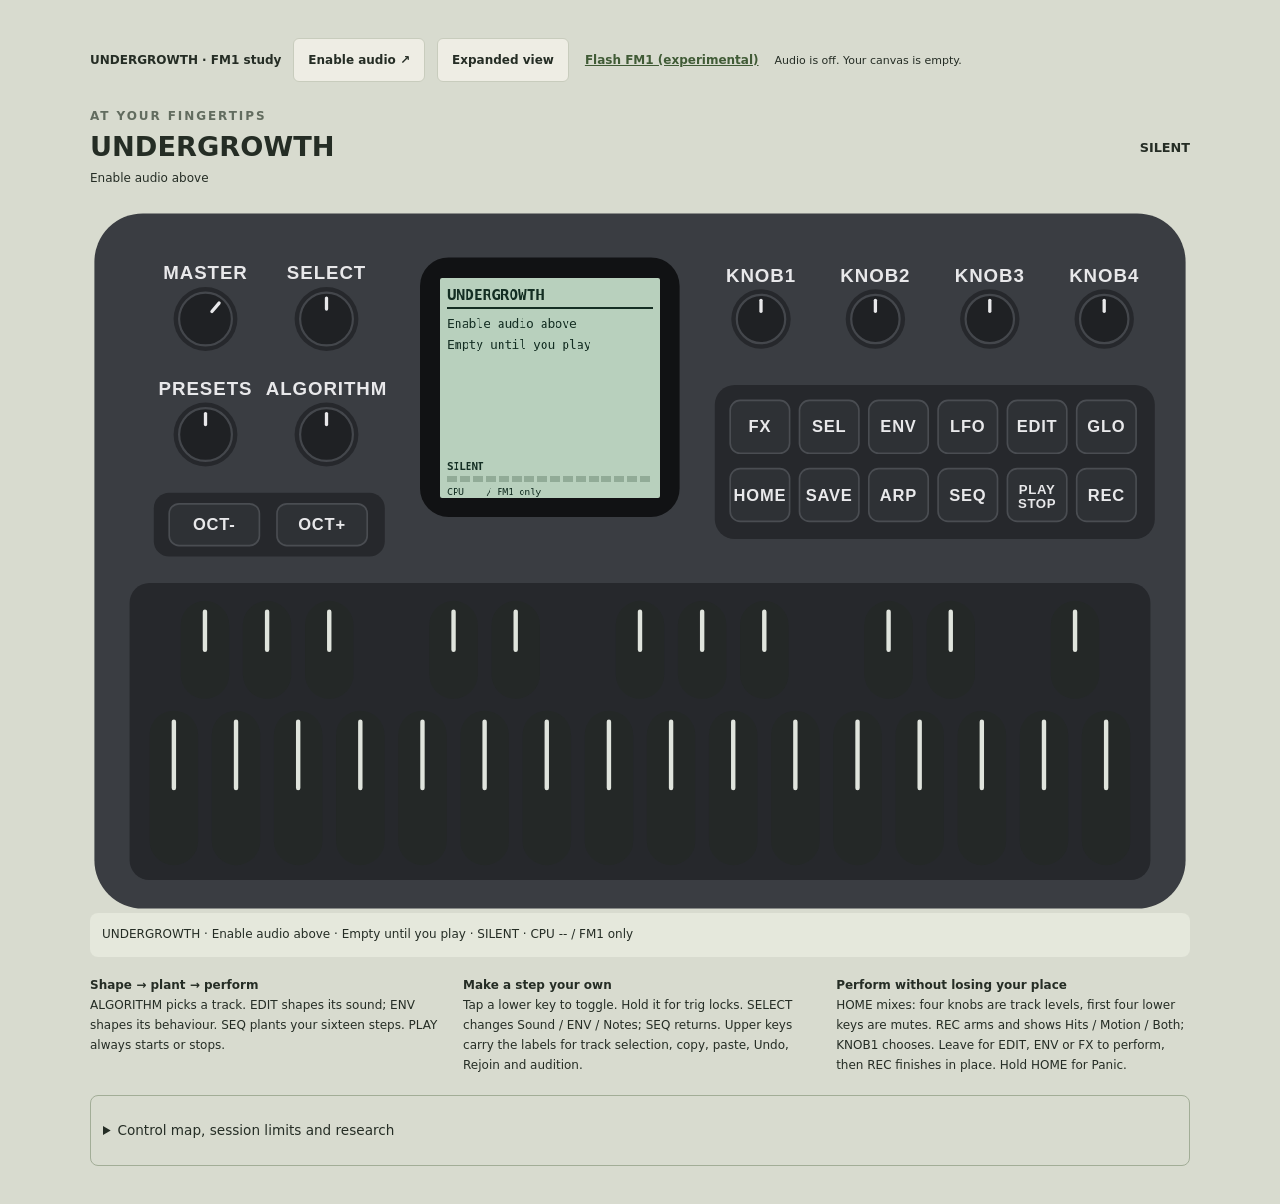
<file: index.html>
<!doctype html>
<!-- Mutable Instruments Clouds reverb notice
// Copyright 2014 Emilie Gillet.
//
// Author: Emilie Gillet (emilie.o.gillet@gmail.com)
//
// Permission is hereby granted, free of charge, to any person obtaining a copy
// of this software and associated documentation files (the "Software"), to deal
// in the Software without restriction, including without limitation the rights
// to use, copy, modify, merge, publish, distribute, sublicense, and/or sell
// copies of the Software, and to permit persons to whom the Software is
// furnished to do so, subject to the following conditions:
//
// The above copyright notice and this permission notice shall be included in
// all copies or substantial portions of the Software.
//
// THE SOFTWARE IS PROVIDED "AS IS", WITHOUT WARRANTY OF ANY KIND, EXPRESS OR
// IMPLIED, INCLUDING BUT NOT LIMITED TO THE WARRANTIES OF MERCHANTABILITY,
// FITNESS FOR A PARTICULAR PURPOSE AND NONINFRINGEMENT. IN NO EVENT SHALL THE
// AUTHORS OR COPYRIGHT HOLDERS BE LIABLE FOR ANY CLAIM, DAMAGES OR OTHER
// LIABILITY, WHETHER IN AN ACTION OF CONTRACT, TORT OR OTHERWISE, ARISING FROM,
// OUT OF OR IN CONNECTION WITH THE SOFTWARE OR THE USE OR OTHER DEALINGS IN
// THE SOFTWARE.
//
// See http://creativecommons.org/licenses/MIT/ for more information.
//
-->
<html lang="en">
<head>
<meta charset="utf-8"><meta name="viewport" content="width=device-width,initial-scale=1">
<meta name="theme-color" content="#e7e5d9">
<title>UNDERGROWTH · Rhythm + ROOT</title>
<style>:root{--paper:#eeede4;--ground:#d8dbcf;--ink:#252d25;--muted:#626c5f;--line:#c8ccbd;--moss:#536443;--lime:#d5df9d;--clay:#bd7752;--shadow:#b4baa8;color-scheme:light;font-family:Inter,ui-sans-serif,system-ui,-apple-system,BlinkMacSystemFont,"Segoe UI",sans-serif;background:var(--ground);color:var(--ink);font-synthesis:none}*{box-sizing:border-box}body{margin:0;padding:38px 28px;min-width:320px}button,input{font:inherit}button{cursor:pointer;color:inherit;border:1px solid var(--line);background:var(--paper);border-radius:6px;font-weight:600;padding:12px 18px;min-height:44px;transition:background .12s,border-color .12s,transform .08s}button:hover{background:#e2e5d6;border-color:#89977a}button:active{transform:translateY(1px)}button:focus-visible,input:focus-visible{outline:3px solid var(--clay);outline-offset:3px}button:disabled{opacity:.4;cursor:not-allowed}input[type=range]{accent-color:var(--moss);cursor:pointer;width:100%;height:30px;margin:8px 0}input[type=checkbox]{accent-color:var(--moss);width:18px;height:18px}p,h1,h2{margin:0}.instrument{max-width:1180px;margin:auto;background:var(--paper);border:1px solid #bfc6b3;border-radius:12px;padding:32px 34px 20px;box-shadow:0 12px 35px #26312215,0 2px 0 #ffffff55 inset}.masthead{display:flex;justify-content:space-between;align-items:center;padding-bottom:30px;gap:25px}.eyebrow{font-size:10px;line-height:1.5;letter-spacing:.16em;text-transform:uppercase;font-weight:700;color:var(--muted)}h1{font-weight:800;letter-spacing:-.055em;font-size:clamp(30px,4vw,48px);line-height:1.2}h1 span{display:inline-block;color:var(--moss);font-size:.8em;margin-left:10px;vertical-align:10%}.edition{font-family:ui-monospace,monospace;font-size:10px;letter-spacing:.12em;margin-top:5px;color:var(--muted)}.power-block{text-align:right;max-width:260px}.power{background:var(--ink);color:var(--paper);border-color:var(--ink);padding:12px 21px}.power:hover{background:var(--moss);color:white}.power span{margin-left:22px}.power-block p{font-size:11px;color:var(--muted);margin-top:9px;line-height:1.5}.transport{display:flex;align-items:center;gap:22px;border-block:1px solid var(--line);padding:17px 0}.transport-buttons{display:flex;gap:6px}.primary{background:var(--moss);border-color:var(--moss);color:white}.primary:hover{background:#405333}.primary.active{background:#34492d}.tempo-control{display:grid;gap:3px}.tempo-control>span:last-child{white-space:nowrap}#tempo{width:63px;padding:2px 0;border:0;border-bottom:1px solid transparent;background:transparent;font-size:24px;font-family:ui-monospace,monospace;color:var(--ink);font-weight:500}#tempo:focus{border-bottom-color:var(--moss)}small{font-size:10px;color:var(--muted)}.transport-readout{display:flex;flex:1;align-items:center;justify-content:center;gap:18px;min-width:130px;font-family:ui-monospace,monospace;font-size:11px;color:var(--muted)}#step-status{font-size:14px;color:var(--ink)}.master-control{width:115px}.master-control input{height:16px;margin:4px 0}.quiet{border-color:transparent;background:transparent;font-size:12px;padding:9px 11px}.danger{color:#885038}.performance{display:grid;grid-template-columns:1.06fr 1fr;gap:32px;padding:28px 0 30px}.section-label{display:flex;align-items:center;justify-content:space-between;gap:14px;margin-bottom:16px}.small-note{font-size:10px;color:var(--muted)}.voice-pair{display:grid;grid-template-columns:1fr 1fr;gap:12px}.voice-card{border:1px solid var(--line);border-radius:8px;overflow:hidden;background:#e5e7dc}.voice-select{position:relative;display:block;text-align:left;border:0;border-radius:0;width:100%;padding:17px 17px 6px;background:transparent;min-height:146px}.voice-select.active{background:#dde3c7;box-shadow:inset 0 3px 0 var(--moss)}.voice-select:not(.active):hover{background:#e0e4d5}.voice-number{font-family:ui-monospace,monospace;font-size:10px;color:var(--muted);position:absolute;right:15px;top:17px}.voice-name{display:block;font-size:26px;letter-spacing:-.035em;font-weight:650}.voice-description{display:block;font-size:10px;font-weight:400;color:var(--muted);margin-top:4px;letter-spacing:.02em}.voice-select svg{display:block;width:100%;height:48px;margin-top:15px;fill:none;stroke:var(--moss);stroke-width:1.8;stroke-linecap:round;stroke-linejoin:round}.chatter-card svg{stroke:#8f6446}.trigger{display:flex;align-items:center;gap:8px;justify-content:center;width:100%;border:0;border-top:1px solid var(--line);border-radius:0;background:#f1f1e9;font-size:12px;padding:10px}.trigger:active,.trigger.active{background:var(--lime)}.trigger-mark{font-size:15px;color:var(--moss)}kbd{font-family:ui-monospace,monospace;font-size:9px;color:var(--muted);border:1px solid var(--line);border-radius:3px;padding:2px 4px;margin-left:auto}.voice-badge{font-family:ui-monospace,monospace;font-size:10px;background:#e0e5ce;color:var(--moss);border-radius:3px;padding:4px 8px}.macro-grid{display:grid;grid-template-columns:1fr 1fr;gap:22px 25px;padding-top:8px}.macro-top{display:flex;justify-content:space-between;font-size:14px;font-weight:600}.macro-top output{font-family:ui-monospace,monospace;font-size:12px;color:var(--muted);font-weight:400}.macro-ends{display:flex;justify-content:space-between;font-size:9px;letter-spacing:.02em;color:var(--muted)}.macro input{margin:3px 0;height:29px}.edit-status{font-size:10px;line-height:1.5;color:var(--muted);margin-top:20px;min-height:15px}.sequencer{border-top:1px solid var(--line);padding-top:25px}h2{font-weight:500;letter-spacing:-.025em;font-size:22px;margin-top:4px}.sequence-tools{display:flex;gap:8px;align-items:center}.lock-toggle{display:flex;align-items:center;gap:5px;font-size:11px;cursor:pointer}.step-grid{display:grid;grid-template-columns:repeat(16,1fr);gap:7px;margin:23px 0 17px}.step{position:relative;display:flex;flex-direction:column;justify-content:space-between;align-items:center;height:91px;padding:10px 3px 14px;border-radius:5px;background:#e0e3d7;border-color:#bbc3ae;box-shadow:0 3px 0 #c4cbb8;transition:background .08s,box-shadow .08s}.step:nth-child(4n+1){border-left:2px solid #8d9980}.step-number{font-family:ui-monospace,monospace;font-size:10px;color:#65735a;font-weight:400}.step-light{width:8px;height:8px;border:1px solid #99a58b;border-radius:50%;background:#c7cebd}.step.active{background:var(--moss);border-color:#435635;box-shadow:0 3px 0 #39472f}.step.active .step-number{color:#e5e9dc}.step.active .step-light{background:var(--lime);border-color:#e9edcc;box-shadow:0 0 9px #d5df9d22}.step.playing{box-shadow:0 3px 0 var(--clay),inset 0 0 0 2px var(--clay)}.step.selected{outline:2px solid var(--clay);outline-offset:3px}.lock-dot{display:none;position:absolute;right:5px;top:6px;width:4px;height:4px;background:var(--clay);border-radius:1px}.step.locked .lock-dot{display:block}.sequence-foot{display:flex;justify-content:space-between;align-items:flex-start;gap:20px;font-size:11px;color:var(--muted);line-height:1.7}.sequence-foot>div{display:flex;white-space:nowrap}.lock-help{font-size:10px}footer{display:flex;justify-content:space-between;gap:20px;margin-top:28px;padding-top:17px;border-top:1px solid var(--line);font-size:9px;letter-spacing:.04em;color:var(--muted)}footer>span:first-child{letter-spacing:.15em;font-weight:600}footer b{margin:0 8px;font-weight:400}
@media(max-width:900px){body{padding:22px 14px}.instrument{padding:25px 22px 18px}.transport{gap:14px}.small-note{display:none}.performance{gap:22px}.step-grid{gap:5px}.step{height:80px}.transport-readout{min-width:95px;gap:8px}.master-control{width:85px}}
@media(max-width:680px){body{padding:12px 8px}.instrument{padding:22px 16px 16px;border-radius:8px}.masthead{align-items:flex-start;padding-bottom:23px;gap:10px}.masthead .eyebrow{font-size:8px}h1{font-size:29px}h1 span{margin-left:5px}.edition{font-size:8px}.power-block{max-width:145px}.power{font-size:11px;padding:10px 12px}.power span{margin-left:6px}.power-block p{font-size:9px}.transport{flex-wrap:wrap;gap:14px}.transport-buttons{flex:1}.transport-buttons button{padding:10px 16px}.transport-readout{order:5;justify-content:flex-start;flex:1;min-width:130px}.master-control{order:6;width:100px}.danger{order:7}.performance{grid-template-columns:1fr;gap:26px;padding:24px 0}.voice-select{min-height:137px}.macro-grid{gap:22px 30px}.edit-status{margin-top:16px}.section-label{align-items:flex-start}.sequence-tools{align-items:flex-end;flex-direction:column;gap:0}.sequence-tools .quiet{padding:6px 3px;min-height:32px}.lock-toggle{font-size:10px;white-space:nowrap}h2{font-size:19px}.step-grid{grid-template-columns:repeat(8,1fr);gap:9px 7px;margin-top:18px}.step{height:72px}.sequence-foot{flex-direction:column;gap:8px}.sequence-foot>div{align-self:flex-end}footer{font-size:8px;flex-direction:column;gap:9px;margin-top:15px}.tempo-control .eyebrow{font-size:8px}#tempo{font-size:22px}.step.selected{outline-offset:2px}}
@media(prefers-reduced-motion:reduce){*{transition:none!important}}

#record.active{background:#9e5a3e;color:#fff;border-color:#9e5a3e}#record{font-size:11px;padding-inline:12px}.transport-buttons{flex-wrap:wrap}

@media(max-width:680px){.masthead{flex-wrap:wrap}.power-block{max-width:none;text-align:left;width:100%;display:flex;align-items:center;gap:12px}.power-block p{margin:0;max-width:190px}.sequencer>.section-label{flex-wrap:wrap}.voice-card{min-width:0}.sequence-foot>div{flex-wrap:wrap;white-space:normal}}

.groove{display:grid;grid-template-columns:1fr 1fr;gap:14px 30px;padding:22px 0;border-bottom:1px solid #bfc6b4}.groove p{grid-column:1/-1;margin:0;font-size:11px;line-height:1.6;color:#626d5b}.groove .macro{min-width:0}

.lock-editor{padding:12px 14px;margin:0 0 18px;border:1px solid #879774;border-radius:6px;background:#e3e8d9}.lock-editor[hidden]{display:none}.lock-editor p{font-size:11px;line-height:1.6;margin:0 0 10px;overflow-wrap:anywhere}.lock-editor p:last-child{margin:10px 0 0}.lock-actions{display:flex;flex-wrap:wrap;gap:8px}.lock-actions button{padding:8px 12px;font-size:11px}.macro.has-lock .macro-top{color:#41612f}.macro.has-lock .macro-top>span:after{content:' · LOCK';font-size:9px;letter-spacing:1px}

.motion-help{font-size:11px;line-height:1.65;color:#626d5b;margin:14px 0 0}.transport-buttons{flex-wrap:wrap}

.root-card{margin-top:12px}.root-card .voice-select{min-height:95px}.root-keys{display:grid;grid-template-columns:repeat(8,1fr);gap:4px;margin-top:10px}.root-keys button{padding:14px 2px;font-size:11px;min-width:0;touch-action:none}.root-keys kbd{display:block;margin-top:8px;font-size:9px}.root-help,.root-editor p{font-size:11px;line-height:1.6}.root-editor{display:flex;flex-wrap:wrap;align-items:center;gap:14px;padding:14px;margin-top:15px;border:1px solid #879774;border-radius:6px}.root-editor[hidden]{display:none}.root-editor p{width:100%;margin:0}.root-editor label{font-size:12px;display:flex;align-items:center;gap:8px}.root-editor input[type=range]{width:90px}.root-editor select{max-width:100px;padding:6px}

.note-label{font-size:10px;display:block;margin-top:8px;line-height:1.1}
[hidden]{display:none!important}.view-bar{max-width:1100px;margin:0 auto 20px;display:flex;flex-wrap:wrap;gap:12px;align-items:center;font-size:12px}.view-bar button{padding:10px 14px}.view-bar span{font-size:11px}.flash-link{color:#405b36;font-weight:700;padding:10px 4px}.flash-link:focus-visible{outline:3px solid var(--clay);outline-offset:3px}#device-view{max-width:1100px;margin:auto}#device-view p,#device-view details{font-size:12px;line-height:1.65}#panel-readout{min-height:40px;padding:12px;background:#e5e8dc;border-radius:8px}#device-view details{padding:12px;border:1px solid #a2ad97;border-radius:8px}.device canvas{image-rendering:pixelated;pointer-events:none}.devicebox{border-radius:18px}.hit{background:transparent}#fm1-controls{position:absolute;inset:0}

.backbeat-card{margin-top:16px}.backbeat-card .voice-select{min-height:95px}.backbeat-card .voice-select.active{background:#e7dccb;box-shadow:inset 0 3px 0 #9b6844}

/* Hardware-first task guidance: a readable companion to the shared LCD. */
.panel-context{display:flex;align-items:center;justify-content:space-between;gap:1rem;margin:1rem 0}.panel-context h1{font-size:clamp(1.15rem,3vw,1.7rem);letter-spacing:0;margin:.2rem 0}.panel-context p{margin:.3rem 0;line-height:1.5}.panel-context>strong{white-space:nowrap;font-size:.8rem}.panel-tasks{display:grid;grid-template-columns:repeat(3,minmax(0,1fr));gap:1.2rem;margin:1.2rem 0}.panel-tasks p{line-height:1.65;margin:0;font-size:.85rem}.panel-tasks strong{color:var(--ink,#142e23)}#panel-readout{font-size:.78rem;line-height:1.6}#device-view details{font-size:.85rem;line-height:1.7}#device-view summary{cursor:pointer;padding:.7rem 0}@media(max-width:680px){.panel-context{align-items:flex-start;flex-direction:column}.panel-tasks{grid-template-columns:1fr;gap:.8rem}}

.session-mix{margin:1.2rem 0;padding:1rem;border:1px solid currentColor;border-radius:12px}.mix-grid{display:grid;grid-template-columns:repeat(4,minmax(0,1fr));gap:1rem}.mix-grid>div{display:flex;flex-direction:column;gap:.4rem}.mix-grid label{font-size:.85rem}.mix-grid input{width:100%}.mix-grid button[aria-pressed=true]{background:#edb997;color:#142e23}.sequence-tools{display:flex;flex-wrap:wrap;gap:.4rem}@media(max-width:680px){.mix-grid{grid-template-columns:repeat(2,minmax(0,1fr))}.session-mix .section-label{flex-wrap:wrap;gap:.5rem}.sequencer>.section-label{flex-wrap:wrap;gap:.7rem}}

.sequence-tools .quiet{min-height:44px;padding:8px 12px}@media(max-width:680px){.sequence-tools{flex-direction:row;align-items:center;gap:.4rem}}

.root-trial-grid{display:grid;grid-template-columns:repeat(auto-fit,minmax(180px,1fr));gap:16px}.root-trial-grid label{display:flex;flex-direction:column;gap:6px}.root-trial-grid input{max-width:100%}

/* SPDX-License-Identifier: MPL-2.0
 * Copyright (C) 2026 Charles Vestal
 * Extracted from fm1-base 02f422c7d9de121ca099bb2fdebe5c035f59e8ad web/emu/index.html. */
.devicebox { overflow-x: auto; overscroll-behavior-x: contain; }
.device { position: relative; width: 100%; min-width: 560px; aspect-ratio: 1000 / 640; user-select: none; -webkit-user-select: none; -webkit-touch-callout: none; touch-action: manipulation; }
.device svg { pointer-events: none; }
.hit { position: absolute; touch-action: none; cursor: pointer; -webkit-tap-highlight-color: transparent; border-radius: 12px; }
.hit.knob { cursor: ns-resize; border-radius: 50%; }
.hit:focus-visible { outline: 3px solid #ffb48a; outline-offset: 2px; box-shadow: 0 0 0 6px #1b1d20; }
.device svg { position: absolute; inset: 0; width: 100%; height: 100%; }
.device canvas { position: absolute; left: 31.8%; top: 9.6875%; width: 20%; height: 31.25%; background: #000; border-radius: 2px; }
.ctl { cursor: pointer; }
.ctl.knob { cursor: ns-resize; }
.btnface { transition: fill .06s; }
.lit .btnface { fill: #f28a5a; }
.lit text.btn { fill: #2a140a; }
.held .btnface, .held .keyface { stroke: #f28a5a; stroke-width: 3; }
.latched .btnface, .latched .keyface { stroke: #6fc3ff; stroke-width: 3; }
.keyface { transition: fill .06s; }
.lit .keyface.white { fill: #f6b48e; }
.lit .keyface.black { fill: #4cc3b6; }
.dim .btnface { fill: #6e4636; }                /* the dim lights (plat_lights' db / dk, plat_lights_mid): half bright */
.dim .keyface.white { fill: #e8c9b6; }
.dim .keyface.black { fill: #8ac6bf; }
</style>

</head>
<body>
<nav class="view-bar"><strong>UNDERGROWTH · FM1 study</strong><button id="device-audio">Enable audio</button><button id="view-toggle">Expanded view</button><a class="flash-link" href="flash.html">Flash FM1 (experimental)</a><span id="device-status" role="status">Audio off</span></nav>
<section id="device-view" aria-label="FM1 hardware simulator">
  <header class="panel-context"><div><p class="eyebrow">At your fingertips</p><h1 id="panel-task">UNDERGROWTH / HOME</h1><p id="panel-context">Enable audio, then EDIT to shape a sound or SEQ to plant steps.</p></div><strong id="panel-transport">SILENT</strong></header>
  <div class="devicebox"><div id="fm1-panel" class="device"><svg id="fm1-svg" viewBox="0 0 1000 640" aria-hidden="true"></svg><div id="fm1-controls"></div><canvas id="fm1-screen" width="240" height="240" role="img" aria-label="UNDERGROWTH device screen"></canvas></div></div>
  <p id="panel-readout" role="status"></p>
  <div class="panel-tasks"><p><strong>Shape → plant → perform</strong><br>ALGORITHM picks a track. EDIT shapes its sound; ENV shapes its behaviour. SEQ plants your sixteen steps. PLAY always starts or stops.</p><p><strong>Make a step your own</strong><br>Tap a lower key to toggle. Hold it for trig locks. SELECT changes Sound / ENV / Notes; SEQ returns. Upper keys carry the labels for track selection, copy, paste, Undo, Rejoin and audition.</p><p><strong>Perform without losing your place</strong><br>HOME mixes: four knobs are track levels, first four lower keys are mutes. REC arms and shows Hits / Motion / Both; KNOB1 chooses. Leave for EDIT, ENV or FX to perform, then REC finishes in place. Hold HOME for Panic.</p></div>
  <details><summary>Control map, session limits and research</summary><p>SELECT turns pages; repeated EDIT, ENV or FX also advances their pages. Each track remembers its editing page and selected step. SEL auditions the selected draft or SEQ step without writing a trig. HOME’s SELECT pages offer recovery and a key guide. In HOME and step-entry SEQ, upper keys 1–4 choose tracks, 5 copies a step, 6 pastes, 7 is Undo/redo, 8 rejoins locks, 9 auditions, and 10–11 change lock pages. Copy/paste works in SEQ on the same organism. In Hits/Both recording, SEQ returns the full keyboard to playing notes. Mixing has separate session state, outside locks, motion and score Undo. Mutes stop new dry/send output; shared delay and reverb tails can continue. Reload loses the session. SAVE, PRESETS, ARP and LFO remain unavailable. The screen is a display, not a touchscreen. Browser and firmware share the C controller; physical playing and CPU/recovery validation remain outstanding. Read the <a href="docs/UX_DESIGN.md">workflow design and research</a>. Panel adapted from <a href="https://github.com/charlesvestal/fm1-base">fm1-base</a> by Charles Vestal (MPL-2.0); <a href="https://github.com/stephencarr/UNDERGROWTH/blob/main/LICENSING.md">source and licence notices</a>.</p></details>
</section>
<main class="instrument" hidden>
  <header class="masthead">
    <div><p class="eyebrow">An instrument with imagination</p><h1>UNDERGROWTH<span aria-hidden="true">✳</span></h1><p class="edition">ORGANISM + ROOT / STUDY 02</p></div>
    <div class="power-block"><button id="enable-audio" class="power">Enable audio <span aria-hidden="true">↗</span></button><p id="audio-status" role="status">Audio is off. Your canvas is empty.</p></div>
  </header>

  <section class="transport" aria-label="Transport">
    <div class="transport-buttons"><button id="play" class="primary" aria-label="Play sequence"><span aria-hidden="true">▶</span> Play</button><button id="stop" aria-label="Stop sequence"><span aria-hidden="true">■</span> Stop</button><label for="record-mode">Take <select id="record-mode"><option value="1">Hits</option><option value="2">Motion</option><option value="3">Both</option></select></label><button id="record" aria-pressed="false">Record hits</button><button id="motion" aria-pressed="false" aria-describedby="motion-help">Record motion</button></div>
    <label class="tempo-control" for="tempo"><span class="eyebrow">Tempo</span><span><input id="tempo" type="number" min="40" max="220" step="1" value="110" inputmode="numeric"> <small>BPM</small></span></label>
    <div class="transport-readout"><span id="transport-status">STOPPED</span><span id="step-status">— / 16</span></div>
    <label class="master-control" for="master"><span class="eyebrow">Master</span><input id="master" type="range" min="0" max="1" step="0.01" value="0.65" aria-label="Master volume"></label>
    <button id="panic" class="quiet danger" title="Immediately silence all sound and delay tails">Silence</button>
  </section>

  <p id="motion-help" class="motion-help" role="status">Motion overdub: arm Record motion, play your rhythm, then move a sound slider. Each existing hit captures that value as a step lock.</p>

  <section class="session-mix" aria-label="Session mixer"><div class="section-label"><span class="eyebrow">Perform / Mix</span><span>Levels and mutes leave the score intact.</span></div><div class="mix-grid"><div><label for="level-0">Kick level</label><input id="level-0" type="range" min="0" max="1" step="0.01" value="1"><button id="mute-0" aria-pressed="false">Mute Kick</button></div><div><label for="level-1">Chatter level</label><input id="level-1" type="range" min="0" max="1" step="0.01" value="1"><button id="mute-1" aria-pressed="false">Mute Chatter</button></div><div><label for="level-2">ROOT level</label><input id="level-2" type="range" min="0" max="1" step="0.01" value="1"><button id="mute-2" aria-pressed="false">Mute ROOT</button></div><div><label for="level-3">Backbeat level</label><input id="level-3" type="range" min="0" max="1" step="0.01" value="1"><button id="mute-3" aria-pressed="false">Mute Backbeat</button></div></div></section>

  <section class="groove" aria-label="Global groove">
    <label class="macro" for="swing"><span class="macro-top"><span>Swing</span><output id="swing-value" for="swing">50.0%</output></span><input id="swing" type="range" min="0" max="1" step="0.01" value="0" aria-describedby="groove-help"><span class="macro-ends"><span>Straight</span><span>Shuffle</span></span></label>
    <label class="macro" for="human"><span class="macro-top"><span>Human</span><output id="human-value" for="human">0%</output></span><input id="human" type="range" min="0" max="1" step="0.01" value="0" aria-describedby="groove-help"><span class="macro-ends"><span>Exact</span><span>Laid back</span></span></label>
    <p id="groove-help">Swing sets the pocket. Human softens and delays chatter a little, with the same feel each loop. Kick stays firm. Live taps stay immediate.</p>
  </section>

  <div class="performance">
    <section class="voices" aria-labelledby="voices-heading">
      <div class="section-label"><span class="eyebrow" id="voices-heading">01 / Choose an organism</span><span class="small-note">Rhythm meets bass.</span></div>
      <div class="voice-pair">
        <div class="voice-card kick-card"><button id="voice-kick" class="voice-select active" data-voice="0" aria-pressed="true"><span class="voice-number">01</span><span class="voice-name">Kick</span><span class="voice-description">Weight · skin · pulse</span><svg viewBox="0 0 240 65" aria-hidden="true"><path d="M5 35 C15 35 15 5 25 5 S40 60 52 60 S70 15 83 15 S102 47 117 47 S138 26 155 26 S177 38 195 38 S218 33 235 33"/></svg></button><button class="trigger" data-trigger="0" aria-label="Trigger kick"><span class="trigger-mark" aria-hidden="true">●</span> Tap kick <kbd>A</kbd></button></div>
        <div class="voice-card chatter-card"><button id="voice-chatter" class="voice-select" data-voice="1" aria-pressed="false"><span class="voice-number">02</span><span class="voice-name">Chatter</span><span class="voice-description">Grain · twig · resonance</span><svg viewBox="0 0 240 65" aria-hidden="true"><path d="M5 34 L16 34 L19 8 L24 57 L30 16 L35 44 L44 29 L49 38 L57 33 L78 33 L82 17 L87 49 L94 25 L102 38 L112 32 L139 33 L144 24 L149 42 L155 29 L164 35 L185 33 L190 28 L195 38 L204 32 L235 33"/></svg></button><button class="trigger" data-trigger="1" aria-label="Trigger chatter"><span class="trigger-mark" aria-hidden="true">✳</span> Tap chatter <kbd>S</kbd></button></div>
      </div>
      <div class="voice-card root-card"><button id="voice-root" class="voice-select" data-voice="2" aria-pressed="false"><span class="voice-number">03</span><span class="voice-name">ROOT</span><span class="voice-description">Sub · rounded harmonics · slide</span></button></div>
      <div id="root-keys" class="root-keys" aria-label="Play bass notes"><button data-note="36" aria-label="Play ROOT C2">C2<kbd>Q</kbd></button><button data-note="38" aria-label="Play ROOT D2">D2<kbd>W</kbd></button><button data-note="40" aria-label="Play ROOT E2">E2<kbd>E</kbd></button><button data-note="41" aria-label="Play ROOT F2">F2<kbd>R</kbd></button><button data-note="43" aria-label="Play ROOT G2">G2<kbd>T</kbd></button><button data-note="45" aria-label="Play ROOT A2">A2<kbd>Y</kbd></button><button data-note="47" aria-label="Play ROOT B2">B2<kbd>U</kbd></button><button data-note="48" aria-label="Play ROOT C3">C3<kbd>I</kbd></button></div>
      <p class="root-help">Hold a key to play ROOT. Q–I play notes; 3 selects its lane.</p>
      <div class="voice-card backbeat-card"><button id="voice-backbeat" class="voice-select" data-voice="3" aria-pressed="false"><span class="voice-number">04</span><span class="voice-name">Backbeat</span><span class="voice-description">Shaker · snare · clap · crackle</span></button><button class="trigger" data-trigger="3" aria-label="Trigger backbeat">● Tap backbeat <kbd>D</kbd></button></div>
    </section>

    <section class="macros" aria-labelledby="macros-heading">
      <div class="section-label"><span class="eyebrow" id="macros-heading">02 / Shape the sound</span><span id="selected-voice" class="voice-badge">KICK</span></div>
      <div id="lock-editor" class="lock-editor" hidden>
        <p id="lock-target" role="status"></p>
        <div class="lock-actions"><button id="lock-close">Close trig locks</button><button id="lock-play">Play loop</button></div>
        <p>Edit the selected trig with the sliders here. Sound, Environment and ROOT note settings belong to this step; Swing and Human stay global.</p>
      </div>
      <div class="macro-grid">
        <label class="macro" for="body"><span class="macro-top"><span>Body</span><output id="body-value" for="body">50</output></span><input id="body" type="range" min="0" max="1" step="0.01" value="0.5"><span class="macro-ends"><span>Low</span><span>High</span></span></label>
        <label class="macro" for="edge"><span class="macro-top"><span>Edge</span><output id="edge-value" for="edge">35</output></span><input id="edge" type="range" min="0" max="1" step="0.01" value="0.35"><span class="macro-ends"><span>Soft</span><span>Bright</span></span></label>
        <label class="macro" for="length"><span class="macro-top"><span>Length</span><output id="length-value" for="length">45</output></span><input id="length" type="range" min="0" max="1" step="0.01" value="0.45"><span class="macro-ends"><span>Brief</span><span>Lingering</span></span></label>
        <label class="macro" for="send"><span class="macro-top"><span>Send</span><output id="send-value" for="send">0</output></span><input id="send" type="range" min="0" max="1" step="0.01" value="0"><span class="macro-ends"><span>Dry</span><span>Space</span></span></label>
      </div>
      <p id="backbeat-help" hidden>Body sweeps shaker → snare → clap, blending between them. Edge opens brightness into crushed crackle. ENV Spread pulls grains and handclaps apart into rattles and flams. Try the spaces between, then lock a different texture on each step.</p>
<h3>Environment</h3><p>Shape the organism directly. Its DNA adds a subtle response to pressure and tempo. Length / Release is shared with Length above.</p><div class="macro-grid"><label class="macro" for="env-4"><span class="macro-top"><span id="env-4-label">Environment 1</span><output id="env-4-value">50</output></span><input id="env-4" type="range" min="0" max="1" step="0.01" value="0.5"></label><label class="macro" for="env-5"><span class="macro-top"><span id="env-5-label">Environment 2</span><output id="env-5-value">50</output></span><input id="env-5" type="range" min="0" max="1" step="0.01" value="0.5"></label><label class="macro" for="env-6"><span class="macro-top"><span id="env-6-label">Environment 3</span><output id="env-6-value">50</output></span><input id="env-6" type="range" min="0" max="1" step="0.01" value="0.5"></label><label class="macro" for="velocity"><span class="macro-top"><span id="velocity-label">Draft velocity</span><output id="velocity-value">100</output></span><input id="velocity" type="range" min="0" max="1" step="0.01" value="1"></label></div>      <p id="edit-status" class="edit-status" role="status">Editing the voice. Nothing plays until you seed it.</p>
    </section>
  </div>

  <section class="sequencer" aria-labelledby="sequence-heading">
    <div class="section-label"><div><span class="eyebrow">03 / Seed a rhythm</span><h2 id="sequence-heading">Leave room for something.</h2></div><div class="sequence-tools"><button id="copy-step" class="quiet">Copy step</button><button id="paste-step" class="quiet">Paste step</button><button id="hear-step" class="quiet">Hear step</button><button id="clear-lock" class="quiet">Clear lock</button></div></div>
    <div id="root-editor" class="root-editor" hidden>
      <p id="root-step-label"></p>

      <label>Pitch <select id="root-note"><option value="24">C1</option><option value="25">C♯1</option><option value="26">D1</option><option value="27">D♯1</option><option value="28">E1</option><option value="29">F1</option><option value="30">F♯1</option><option value="31">G1</option><option value="32">G♯1</option><option value="33">A1</option><option value="34">A♯1</option><option value="35">B1</option><option value="36">C2</option><option value="37">C♯2</option><option value="38">D2</option><option value="39">D♯2</option><option value="40">E2</option><option value="41">F2</option><option value="42">F♯2</option><option value="43">G2</option><option value="44">G♯2</option><option value="45">A2</option><option value="46">A♯2</option><option value="47">B2</option><option value="48">C3</option><option value="49">C♯3</option><option value="50">D3</option><option value="51">D♯3</option><option value="52">E3</option><option value="53">F3</option><option value="54">F♯3</option><option value="55">G3</option><option value="56">G♯3</option><option value="57">A3</option><option value="58">A♯3</option><option value="59">B3</option><option value="60">C4</option></select></label>
      <label>Gate <input id="root-gate" type="range" min="0.1" max="1.5" step="0.05" value="0.75"><output id="root-gate-value">75%</output></label>
      <label><input id="root-slide" type="checkbox"> Slide into this note</label>
      <p>Choose a step, enable Note on, then set pitch and gate. Unchecked steps are rests. Gate over 100% overlaps the next step; Slide glides from a still-sounding note. Body adds weight, Edge adds harmonics, Length shapes release.</p>
    </div>
    <div class="step-grid" role="group" aria-label="Sixteen steps for the selected voice">
      <button id="step-0" class="step" data-step="0" aria-label="Step 1" aria-pressed="false"><span class="step-number">01</span><span class="step-light" aria-hidden="true"></span><span class="lock-dot" aria-hidden="true"></span></button>
      <button id="step-1" class="step" data-step="1" aria-label="Step 2" aria-pressed="false"><span class="step-number">02</span><span class="step-light" aria-hidden="true"></span><span class="lock-dot" aria-hidden="true"></span></button>
      <button id="step-2" class="step" data-step="2" aria-label="Step 3" aria-pressed="false"><span class="step-number">03</span><span class="step-light" aria-hidden="true"></span><span class="lock-dot" aria-hidden="true"></span></button>
      <button id="step-3" class="step" data-step="3" aria-label="Step 4" aria-pressed="false"><span class="step-number">04</span><span class="step-light" aria-hidden="true"></span><span class="lock-dot" aria-hidden="true"></span></button>
      <button id="step-4" class="step" data-step="4" aria-label="Step 5" aria-pressed="false"><span class="step-number">05</span><span class="step-light" aria-hidden="true"></span><span class="lock-dot" aria-hidden="true"></span></button>
      <button id="step-5" class="step" data-step="5" aria-label="Step 6" aria-pressed="false"><span class="step-number">06</span><span class="step-light" aria-hidden="true"></span><span class="lock-dot" aria-hidden="true"></span></button>
      <button id="step-6" class="step" data-step="6" aria-label="Step 7" aria-pressed="false"><span class="step-number">07</span><span class="step-light" aria-hidden="true"></span><span class="lock-dot" aria-hidden="true"></span></button>
      <button id="step-7" class="step" data-step="7" aria-label="Step 8" aria-pressed="false"><span class="step-number">08</span><span class="step-light" aria-hidden="true"></span><span class="lock-dot" aria-hidden="true"></span></button>
      <button id="step-8" class="step" data-step="8" aria-label="Step 9" aria-pressed="false"><span class="step-number">09</span><span class="step-light" aria-hidden="true"></span><span class="lock-dot" aria-hidden="true"></span></button>
      <button id="step-9" class="step" data-step="9" aria-label="Step 10" aria-pressed="false"><span class="step-number">10</span><span class="step-light" aria-hidden="true"></span><span class="lock-dot" aria-hidden="true"></span></button>
      <button id="step-10" class="step" data-step="10" aria-label="Step 11" aria-pressed="false"><span class="step-number">11</span><span class="step-light" aria-hidden="true"></span><span class="lock-dot" aria-hidden="true"></span></button>
      <button id="step-11" class="step" data-step="11" aria-label="Step 12" aria-pressed="false"><span class="step-number">12</span><span class="step-light" aria-hidden="true"></span><span class="lock-dot" aria-hidden="true"></span></button>
      <button id="step-12" class="step" data-step="12" aria-label="Step 13" aria-pressed="false"><span class="step-number">13</span><span class="step-light" aria-hidden="true"></span><span class="lock-dot" aria-hidden="true"></span></button>
      <button id="step-13" class="step" data-step="13" aria-label="Step 14" aria-pressed="false"><span class="step-number">14</span><span class="step-light" aria-hidden="true"></span><span class="lock-dot" aria-hidden="true"></span></button>
      <button id="step-14" class="step" data-step="14" aria-label="Step 15" aria-pressed="false"><span class="step-number">15</span><span class="step-light" aria-hidden="true"></span><span class="lock-dot" aria-hidden="true"></span></button>
      <button id="step-15" class="step" data-step="15" aria-label="Step 16" aria-pressed="false"><span class="step-number">16</span><span class="step-light" aria-hidden="true"></span><span class="lock-dot" aria-hidden="true"></span></button>
    </div>
    <div class="sequence-foot"><p><span id="sequence-help">Tap a step to turn it on or off. Hold a step to open trig locks.</span><br><span class="lock-help">Hold a step to edit its sound, environment, velocity and ROOT note settings. Close trig locks to return to toggling steps.</span></p><div><button id="rejoin" class="quiet" title="Release manual takeover and return to stored step locks">Rejoin</button><button id="undo" class="quiet">↶ Undo</button><button id="clear-pattern" class="quiet">Clear rhythm</button></div></div>
  </section>
  <footer><span>SEED <b>→</b> INFLUENCE <b>→</b> LISTEN</span><span>Session only · reload clears your rhythm · hardware validation pending</span></footer>
</main>
<script type="module">const $=id=>document.getElementById(id);
const names=['Kick','Chatter','ROOT','Backbeat'];
const params=['body','edge','length','send','env-4','env-5','env-6'];
const environmentLabels=[['Damping','Drop','Response'],['Stretch','Fracture','Grain'],['Glide','Weight','Attack'],['Damping','Spread','Response']];
const noteName=n=>['C','C♯','D','D♯','E','F','F♯','G','G♯','A','A♯','B'][n%12]+(Math.floor(n/12)-1);
for(const b of document.querySelectorAll('[data-step]')){const label=document.createElement('span');label.className='note-label';b.append(label);}
let context,node,state,voice=0,selected=0,starting=null,dragging=null;
const rootTrial=document.createElement('section');rootTrial.className='sound-section';rootTrial.hidden=true;rootTrial.innerHTML='<h2>ROOT · Character & Atmosphere</h2><p>Character shapes the FM voice. Atmosphere is an independent drone: enable it, then Play. Both layers send to the shared delay and reverb. Hold a step to lock these values.</p><div class="root-trial-grid"></div>';
document.querySelector('main.instrument footer').before(rootTrial);
const rootTrialParams=[[7,'Structure'],[8,'Intensity'],[9,'Feedback'],[10,'Motion'],[11,'Position'],[12,'Grain size'],[13,'Density'],[14,'Atmosphere pitch'],[15,'Atmosphere level'],[16,'Atmosphere send'],[17,'Atmosphere enabled'],[18,'Scan speed'],[19,'Grain surprise']];
for(const [p,label] of rootTrialParams){const field=document.createElement('label');field.textContent=label+' ';const input=document.createElement('input');input.type='range';input.min='0';input.max='1';input.step=p===17?'1':'.01';input.id='root-param-'+p;input.setAttribute('aria-label',label);field.append(input);const output=document.createElement('output');output.id='root-value-'+p;field.append(output);rootTrial.querySelector('div').append(field);}
const fxSection=document.createElement('section');fxSection.className='sound-section';fxSection.innerHTML='<h2>FX · Shared space</h2><p>Raise a track Send or ROOT’s ENV send to feed the effects. At full Reverb, sent layers become a diffuse wash and the direct sound and clear delay recede.</p><div class="root-trial-grid"></div>';
document.querySelector('main.instrument footer').before(fxSection);
for(const [p,name] of ['Reverb','Decay','Damping','Width','Delay return'].entries()){const label=document.createElement('label');label.textContent=name;const input=document.createElement('input');input.type='range';input.min=0;input.max=1;input.step=.01;input.id='fx-'+p;input.setAttribute('aria-label',name);label.append(input);const output=document.createElement('output');output.id='fx-value-'+p;label.append(output);fxSection.querySelector('div').append(label);}
const musical=[...document.querySelector('main.instrument').querySelectorAll('button,input,select')].filter(el=>!['enable-audio','voice-kick','voice-chatter','voice-root','voice-backbeat'].includes(el.id));
for(const el of musical)el.disabled=true;
function command(type,...args){if(node)node.port.postMessage({type,args});}
function status(text){$('audio-status').textContent=text;}
async function enableAudio(){
 if(context?.state==='running')return true;
 if(starting)return starting;
 starting=(async()=>{
  $('enable-audio').disabled=true;status('Preparing audio…');
  try{
   if(!window.isSecureContext)throw new Error('Use localhost or HTTPS for browser audio.');
   if(!context){
    context=new AudioContext({sampleRate:44100,latencyHint:'interactive'});
    if(context.sampleRate<8000||context.sampleRate>96000)throw new Error('Unsupported audio sample rate.');
    const module=await WebAssembly.compile(Uint8Array.from(atob("AGFzbQEAAAABbhNgA39/fwF/YAF/AGAAAGACf38AYAABf2ACf30AYAF/AX1gAX8Bf2ADf31/AGADf399AGACf38BfWABfQBgA39/fwBgAn9/AX9gBH9/f30AYAN/f38BfWAEf399fwBgBX9/f39/AGAEf39/fwF/[base64]/[base64]/AM2AqDOxoAAQQBBgICA/AM2ApDOxoAAQQBBgICA/AM2ArDOxoAAQQBBgICA/AM2AsDOxoAAQQBBfzYC0M7GgABBAEGAgID8AzYCpM7GgABBAEGAgID8AzYCtM7GgABBAEGAgID8AzYCxM7GgABBAEF/NgLUzsaAAEEAQYCAgPwDNgKozsaAAEEAQYCAgPwDNgK4zsaAAEEAQYCAgPwDNgLIzsaAAEEAQX82AtjOxoAAQQBBgICA/AM2AqzOxoAAQQBBgICA/AM2ArzOxoAAQQBBgICA/AM2AszOxoAAQQBBfzYC3M7GgABBAEIANwP4zsaAAEEAQgA3A/DOxoAAQQBBADYC4M7GgABBAEIANwKoz8aAAEEAQgA3AqDPxoAAQQBCADcCmM/GgABBAEIANwKQz8aAAEEAQgA3AojPxoAAQQBCADcCgM/GgABBAEEANgKwz8aAAEEAQgA3ArTPxoAAQQBBADYCvM/GgABBwH4hAQNAIAFBkNHGgABqQgA3AAAgAUGI0caAAGpCADcAACABQYDRxoAAakIANwAAIAFBGGoiAQ0AC0EAIQJBAEGAgID8AzYCiNHGgABBAEGToIuUBDYClNHGgABBAEGToIuUBDYCmNHGgABBAEF/[base64]/AM2AgAgAUH0ocCAAGpBgICA/AM2AgAgAUGMocCAAGpBgICA/AM2AgAgAUGkoMCAAGpBgICA/AM2AgAgAUG8n8CAAGpBgICA/AM2AgAgAUHUnsCAAGpBgICA/AM2AgAgAUHsncCAAGpBgICA/AM2AgAgAUGEncCAAGpBgICA/AM2AgAgAUGcnMCAAGpBgICA/AM2AgAgAUG0m8CAAGpBgICA/AM2AgAgAUHMmsCAAGpBgICA/AM2AgAgAUHkmcCAAGpBgICA/AM2AgAgAUH8mMCAAGpBgICA/AM2AgAgAUGUmMCAAGpBgICA/AM2AgAgAUGsl8CAAGpBgICA/AM2AgAgAUHElsCAAGpBgICA/AM2AgAgAUHclcCAAGpBgICA/AM2AgAgA0GYycCAAGpBgICA+AM2AgAgA0GQycCAAGpCgICA+IOAgIA/[base64]/IAGyQwrXozuUlTgCpLrGgABBAEEAOgCg0caAAEEAQQA6AKTRxoAAQQBBADYCqNHGgABBACABQfEAbEGA/[base64]/[base64]/NwKYusaAAEEAQoCAgIDQmbOGPzcCkLrGgABBAEHuADYCxNHGgABBAEF/[base64]/NwKEy8CAAEEAQrPmzPWj4fXRPTcC+MrAgABBAELNmbP448yZ8z43AvDKwIAAQQBCs+bM9QM3AqjKwIAAQQBC5syZ+YOAgMA+NwKgysCAAEEAQs2Zs/YDNwKIycCAAEEAQrPmzPWThdfHPjcCgMnAgABDAAAAACELQYDSxoAAIQIDQAJAAkAgA7IiDEPcZUI7lCINi0MAAABPXUUNACANqCEADAELQYCAgIB4IQALIA0gALKTIg4gDkMAAIC/kiAOQwAAAD9dG0PbD8lAlCIOIA4gDpQiDiAOIA4gDkOR7jg2lEMBDVC5kpRDiIgIPJKUQ6uqKr6SlEMAAIA/kpRDZmbmPpQhDwJAAkAgDUMAAEBAlCIOi0MAAABPXUUNACAOqCEADAELQYCAgIB4IQALIAJDAACAPyAMQwAAgDmUIg2TIA0gDyAOIACykyIOIA5DAACAv5IgDkMAAAA/XRtD2w/JQJQiDiAOIA6UIg4gDiAOIA5Dke44NpRDAQ1QuZKUQ4iICDySlEOrqiq+kpRDAACAP5KUQ+xROD6UkiALIAFBDXQgAXMiAUERdiABcyIBQQV0IAFzIgFB//8DcbNDAP//RpVDAACAv5IgC5NDCtejPZSSIgtDzczMPpSSQwAAgECUlJQ4AgAgAkEEaiECIANBAWoiA0GAIEcNAAtBAEKPhdfzo+H1kT43AtjJwIAAQQBC5syZ94OAgIA/NwLQycCAAEEAIAE2AuzRxoAAC5gBAQF/[base64]/4CAQF/[base64]/c3E2ArjKxoAAQQBBACgCvMrGgABBACgCvNHGgABBf3NxNgK8ysaAAEEAQQA2AqjRxoAAQbDRxoAAIQALIABCADcACCAAQgA3AwALC+wBAQJ/[base64]/NwPYzsaAAEEAQn83A9DOxoAAQQBCADcDkM3GgABBAEIANwOYzcaAAEEAQX82AvTRxoAAQQEhAQsgAEHgN2okgICAgAAgAQtAAEEAQQAQhICAgABBABCFgICAAEEAQgA3A7jKxoAAQQBCADcDsMrGgABBAEJ/[base64]/AAJAIABBA0sNAAJAAkAgAUF/[base64]/[base64]/AgABqQQAoAsTMwIAANgIAIAJB4K/AgABqQQAqAszMwIAAOAIAIAJB5K/[base64]/AgABqQYCAgPoDNgIAIANB2K/[base64]/NgLolMCAAEEAQQA2ApzRxoAAQQAQhYCAgABBAEF/[base64]/IAEgAUMAAIA/XhsgAUMAAAAAXRs4AgALCyIAQQAqAsTLwIAAQwAAAAAgAEEBRhtBACoCwMvAgAAgABsLXQACQCAAQQRLDQBBAC0AoNHGgABBAXENAEEAKALM0caAAA0AQQAoAqjRxoAADQAgAEECdEHYy8CAAGpDAAAAAEMAAIA/IAEgAUMAAIA/[base64]/[base64]/[base64]/AgABqQ83MzD1DAADAPyACIAJDAADAP14bIAJDzczMPV0bOAIAIABB2K/AgABqIAFBPCABQTxIGyIAQRggAEEYShs2AgALC14BAX1DAAAAACECAkAgAEEPSw0AAkACQAJAIAEOAwABAgMLIABB6ABsQdivwIAAaigCALIPCyAAQegAbEHgr8CAAGoqAgAPCyAAQegAbEHkr8CAAGotAACzIQILIAILlxIECn8DfQh/[base64]/CdT2UQwAAgD+SIA1DAACAv10bIg44AgBDAAAAAEMAAIA/IAEgAUMAAIA/XhsgAUMAAAAAXRshDUEAKALgzsaAACEHAkAgAA0AQQAoAoDNxoAARQ0AIAdBACgC8M7GgABrQQAoAsDRxoAAQQhtTw0AIAUgDkOPwnU/[base64]/AgABqLQAAQQBHQQAqApyGwYAAQ28SgzpecSEHIARB2K/AgABqKAIAIQQMAgtBACEHQQAoAtjOxoAAQQAgAkECRiIKGyEGQQAoAuiUwIAAIgRBAE4NAUEBIQRDE9ACQiEBDAILIBBBADYCACAAQfQAbCIEQZiFwYAAakEANgIAIARBwITBgABqIA04AgAgBEG0hMGAAGpCgICA/IOAgMA/[base64]/GgABBAEIANwKIz8aAAEEAQgA3AoDPxoAAQQBBgICA/AM2ApjPxoAAQQBBACoCpIfBgAAiDjgCnM/GgABBAEEAKQOoh8GAADcCoM/GgABBAEEAKgK0h8GAADgCqM/GgABBAEEAKgK4h8GAACIBOAKsz8aAAEEAQQAqAryHwYAAOAKwz8aAAAJAAkAgAUMAAJBBlEMAAEBAkkMAAAAAQwAAgD9DAACAPyAOIA6SIg+TIg4gDkMAAIA/XhsgDkMAAAAAXRsiDpQgAUMAAIA/IA6TIhiUQwAAgEBDAACAPyAPQwAAgL+SIg8gD0MAAIA/[base64]/v///[base64]/[base64]/[base64]/[base64]/[base64]/[base64]/AgABqLQAADQAgAEGEr8CAAGooAgBFDQELQQEhAQsCQAJAIABB6a/[base64]/L/AgABBAEGAgID8AzYClL/[base64]/LLAgABBAEGAgID8AzYClLLAgABBAEGAgID8AzYCrLHAgABBAEGAgID8AzYCxLDAgABBAEGAgID8AzYC3K/[base64]/KXAgABBAEGAgID8AzYClKXAgABBAEGAgID8AzYCrKTAgABBAEGAgID8AzYCxKPAgABBAEGAgID8AzYC3KLAgABBAEGAgID8AzYC9KHAgABBAEGAgID8AzYCjKHAgABBAEGAgID8AzYCpKDAgABBAEGAgID8AzYCvJ/AgABBAEGAgID8AzYC1J7AgABBAEGAgID8AzYC7J3AgABBAEGAgID8AzYChJ3AgABBAEGAgID8AzYCnJzAgABBAEGAgID8AzYCtJvAgABBAEGAgID8AzYCzJrAgABBAEGAgID8AzYC5JnAgABBAEGAgID8AzYC/[base64]/AgABBAEEkNgLYr8CAAAsQroCAgAAL9gIBAX9BABCWgICAABCCgICAAEEAQgA3AqjPxoAAQQBCADcCoM/GgABBAEIANwKYz8aAAEEAQgA3ApDPxoAAQQBCADcCiM/GgABBAEIANwKAz8aAAEEAQgA3ArTPxoAAQQBBADYCsM/GgABBAEEANgK8z8aAAEHAfiEAA0AgAEGQ0caAAGpCADcAACAAQYjRxoAAakIANwAAIABBgNHGgABqQgA3AAAgAEEYaiIADQALQQBBgICA/[base64]/AgABqQczKwIAAIABBha/AgABqLQAAQQhxGyEADAELQYzMxoAAIQBBAC0AucrGgABBCHENAEHMysCAACEAQQAtANDRxoAARQ0AQQAoAtTRxoAAIgJBD0sNACACQegAbCICQYWvwIAAai0AAEEIcUUNACACQbSvwIAAaiEACyABIAAqAgBDAPB/RZSSIgFDAACAxZIgASABQwAAgEVgG0MAAIA5lA8LAkAgAEF2akE/Sw0AIABBCHRBgL7GgABqKgIADwtDAAAAACEBAkAgAEF+aiIAQQdLDQACQCAAQRhsIgBB1M/GgABqKAIADQBDAACAvw8LIABBwM/GgABqKgIAQwAAgDmUIQELIAELgGMQAX0RfwF9C38OfQF/C30BfwR9BH8DfQF/[base64]/[base64]/AgABqIRUgAEGsr8CAAGohFiAAQaivwIAAaiEXIABBpK/AgABqIRggAEGEr8CAAGohGSAQQbCvwIAAaiEaIBBBrK/AgABqIRsgEEGor8CAAGohHCAQQaSvwIAAaiEdIBBBhK/AgABqIR5DAACAPyABQ28SAzuUlSEfQwAAgD8gAUMK16M7lJUhIEMAAIA/IAFDvHSTvJSVQwAAgD+SISFBACoCuITBgAAhIkEAKgKwz8aAACEjQQAqAqzPxoAAISRBACoCqM/GgAAhJUEAKgKkz8aAACEmQQAqAqDPxoAAISdBACoCnM/GgAAhKEEAKgKUh8GAACEpQQAqAsSEwYAAISpBACoCoIfBgAAhK0EAKgKU0caAACEsQQAoApzRxoAAIS1BACoCvM/GgAAhLkEAKgK4z8aAACEvQQAqArTPxoAAITBBACoCmNHGgAAhMUEAKgKMz8aAACEyQQAqAojPxoAAITNBACoCkM/GgAAhNEEAKgKUz8aAACE1QQAqAoTPxoAAITZBACoCgM/GgAAhN0EAKgKYz8aAACE4QQAoAuzRxoAAITlBACoCpLrGgAAhOkEAKgKQusaAACI7IDuUIjsgO5QhPEMAAAAAIT1BsITBgAAhACAFIAlBAXMiCHIgAkEPSyI+ckEBcSE/[base64]/C9T2UkiI7IDtDAACAP14bIDtDAAAAAF0bITsCQAJAIAoOBAMCAAECC0EAIDFDAACAPyBMIEyUQ83MTD6UQ28SAzuSIAGUlSAsIDGTlJIiMTgCmNHGgAAgACAAKgIAIDEgAZWSIkxDAACAv5IgTCBMQwAAgD9gGyJMOAIAIBRBf0oNBCAOIQwCQCA/[base64]/GgABBACAmIB8gTSAmk5SSIiY4AqTPxoAAQQAgJyAfIDsgJ5OUkiInOAKgz8aAAEEAICggHyBJICiTlJIiKDgCnM/GgABDAAAAAEMAAIA/ICggKJIiQ0MAAIC/[base64]//wNxs0MA//9GlUMAAIC/kkOamZk+lENmZiY/kiI4OAKYz8aAAEEAIDhDmpkZPpRDzcxMP5IiSTgClIfBgAACQAJAIEwgJCAklCJNQ0JgZTyUQ6abxDqSlCBDIE1D7FE4PZRDCtejO5KUkiABlCA4Q83MzD6UQwAAQD+SlCJNi0MAAABPXUUNACBNqCEMDAELQYCAgIB4IQwLQQAgDDYC/IfBgAALIEMgO5MhTUEAIDlBDXQgOXMiDEERdiAMcyIMQQV0IAxzIjk2AuzRxoAAIAAgACoCACAoQwAAPkOUQwAAFkOSICdDAADwQpRDAADIQZIgSSBJlJSSIk4gAZWSIkNDAACAv5IgQyBDQwAAgD9gGyJLOAIAQQAgNyAnQ0jhOj+UQ/YoDECSIE6UIAGVkiJDQwAAgL+SIEMgQ0MAAIA/YBsiNzgCgM/GgABBACA2QwAAAABDPQrXPiAnQwBgn0WUQwCACUWSIDhDAABIRJSSIAGVIkMgQ0M9Ctc+XhsgQ0MAAAAAXRuSIkNDAACAv5IgQyBDQwAAgD9gGyI2OAKEz8aAAEEAQwAAAABDAACAP0MAAAAAQwAAgD8gJ0OamRm/kkMAACBAlCJDIENDAACAP14bIENDAAAAAF0bIkNDADByxpRDAKCMRpIgAZUiTiBOQwAAgD9eGyBOQwAAAABdGyA1kiI1OAKUz8aAACA5Qf//A3GzQwD//0aVQwAAgL+SIU4CQCA1QwAAgD9gRQ0AQQAgTjgCkM/GgABBACA1QwAAgL+SIjU4ApTPxoAAIE4hNAsgRSBIQwAAgL8gJkNmZuY+lEMK16M8kiABlEPNzMw/ICVDZmamP5STlCArlJVDAACAP5KUOAIAQQAgM0MAAAAAQ83MTD8gJ0MAAK9ElCA7QwAAekSUQwAAYUSSkiJPIAGVIikgKUPNzEw/XhsgKUMAAAAAXRsgTiBDIDQgTpOUkiIpIDOTlJIiMzgCiM/GgABBACAyQwAAAABDZmZmPyAnQwCAO0aUQwCgjEWSQwAAgD8gJZOUIE9DAAAWRJKSIAGVIk4gTkNmZmY/XhsgTkMAAAAAXRsgKSAyk5SSIjI4AozPxoAAQQAgSUMAAIC/ICVDzcyMv5RDMzOzP5IgJkPsUTg9lEOmm0Q7kiA7lCAmQ28SgzuUQ1JJHTqSIEyUICZDexQuPpRDvHQTPJIgTZSSkiABlJQgK5SVQwAAgD+SlCIpOAKUh8GAAEMzMzM/ICdDMzOzPpSTIE0gSCBLIEtDAACAv5IgS0MAAAA/XRtD2w/JQJQiSyBLIEuUIksgSyBLIEtDke44NpRDAQ1QuZKUQ4iICDySlEOrqiq+kpRDAACAP5KUQ+xROD+UIDcgN0MAAIC/kiA3QwAAAD9dG0PbD8lAlCJLIEsgS5QiSyBLIEsgS0OR7jg2lEMBDVC5kpRDiIgIPJKUQ6uqKr6SlEMAAIA/kpQiS0MpXI8+lJKUlJQgSCA7QwrXIz6UIE1DMzOzPpSSlCA7QwAAAD+UIExDzczMPpQiO0OamVk/kpIgSZSSIENDAACgQJRDAACAP5IgO0OamRk+kiBDIEsgNiA2QwAAgL+SIDZDAAAAP10bQ9sPyUCUIjsgOyA7lCI7IDsgOyA7Q5HuODaUQwENULmSlEOIiAg8kpRDq6oqvpKUQwAAgD+SlJSUlCBMQ2ZmZj+UQ5qZGUCSIDIgM5OUIjuSQwAAgD8gQ0MzMzM/lJMgQ0MAAAAAQwAAgD8gOyA7lEOPwvW9kkMAAMBAlCI7IDtDAACAP14bIDtDAAAAAF0blENmZqY/lJKUlCI7IDuMIDsgO0MAAAAAXRtDAACAP5KVlJJDZmYmP5QhSCAjIUMMAgsCQCAAQewAaiIFKAIAIkpBAUgNACAAQfAAaiIMIAwoAgAiUUF/[base64]/YBsiSTgCACBFIEhDAACAvyBNQzMzE0CUQ5qZmT6SQwAAgD8gQ5MiTUPNzMw8lENvEoM6kiABlJQgAEEUaioCAJSVQwAAgD+SlDgCACAAQQxqIgwgDCoCACJMIENDMzMzP5RDzczMPJIgOUH//wNxs0MA//9GlUMAAIC/[base64]/IE1DAACAPpRDKVwPPZIgAZQgTEMAAMC/lENmZuY/kpQgKpSVQwAAgD+SlDgCACAAIAAqAgAgSUMAAIBClEMAABBCkiA7Q83MTD6UQ2ZmZj+SIEtDAACgQ5RDAAAgQZIgIiAilJSUkiABlZIiSUMAAIC/kiBJIElDAACAP2AbIkk4AgAgIiAiICIgOyA5Qf//A3GzQwD//0aVQwAAgL+SlEPsUTg+lJSUlCBIIEkgSUMAAIC/kiBJQwAAAD9dG0PbD8lAlCI7IDsgO5QiOyA7IDsgO0OR7jg2lEMBDVC5kpRDiIgIPJKUQ6uqKr6SlEMAAIA/kpSUkkNmZiY/lCFIIE4hIgtDAACAPyBDkyI7IDuUQ6abRDyUQ1JJnTmSITsMAgsgFUHIysCAACAZKAIAIgxBgAhxGyEFIBZBxMrAgAAgDEGABHEbKgIAIVAgF0HAysCAACAMQYACcRsqAgAhTyAYQbzKwIAAIAxBgAFxGyoCACFOCwJAAkAgMUMAAAA/lCABlSAukiIui0MAAABPXUUNACAuqCEMDAELQYCAgIB4IQwLQQAgLiAMspMiLjgCvM/GgAACQAJAIE5Dz/e/[base64]/IAUqAgAiTpMgTkEAKAKAh8GAALIgE5VDAACAP5KVkiBPIE8gL5SUQ2Zm5j6UlJIiTotDAAAAT11FDQAgTqghDAwBC0GAgICAeCEMC0MAAIA/IDuTIE4gDLKTIk5DAACAP5IgTiBOQwAAAABdGyJOIE5DAACAv5IgTkMAAAA/XRtD2w/JQJQiTiBOIE6UIk4gTiBOIE5Dke44NpRDAQ1QuZKUQ4iICDySlEOrqiq+kpRDAACAP5KUlCFOAkACQCBMIEySIkyLQwAAAE9dRQ0AIEyoIQwMAQtBgICAgHghDAsgSUNmZiY/lEMzM7M+kiA7IEwgDLKTIkwgTEMAAIC/kiBMQwAAAD9dG0PbD8lAlCJMIEwgTJQiTCBMIEwgTEOR7jg2lEMBDVC5kpRDiIgIPJKUQ6uqKr6SlEMAAIA/[base64]/[base64]/[base64]/GgAAhCgwBCwJAQQAoAuzPxoAADQBB7M/[base64]/NDGgAAhCkEHIQIMAQsgOyA7lEOuR2E+lEOPwnU8kiBHlCFIDAELIAJBGGwhCAJAAkAgBw0AIABB6ABsIgJBwK/AgABqQdjKwIAAIAJBha/AgABqLQAAQcAAcRshAgwBCwJAQQAtALnKxoAAQcAAcSICRSAFcUEBRg0AQZjMxoAAQdjKwIAAIAIbIQIMAQtB2MrAgAAhAkEAKALU0caAACIMQQ9LDQAgDEHoAGwiDEGFr8CAAGotAABBwABxRQ0AIAxBwK/AgABqIQILIApBATYCACAIQcTPxoAAakEANgIAIAhByM/GgABqIQoCQAJAIDsgO5RDrkdhPpRDj8J1PJIgR5QiSItDAAAAT11FDQAgSKghDAwBC0GAgICAeCEMCyAKIAyyIgE4AgAgCEHQz8aAAGpDAACAPyABQwAAgL+SlTgCAAJAAkAgAioCAEMAABBClEMAAAA/[base64]/akEHSQ0AAkAgCkF4aiIMQQhJDQAgDEEDdkEBakH+////[base64]/[base64]/R5VDAAAAv5IgCCoCACJJlEMAAIBFlJIiAUMAAIBFkiABIAFDAAAAAF0bIgFDAACAxZIgASABQwAAgEVgGzgCAAJAIAJB//[base64]/[base64]/QwAAgD8gQiBNIDtBACoCuM7GgACUIkiUkiJDIAFDuB4FP5SSIjsgO0MAAIA/XhsgO0MAAIC/XRs4AgAgJyBIlCE7AkAgAUOVv9YzXUUNACABQ5W/[base64]/[base64]/lJIiASABQwAAAEFeGyABQwAAAMFdGzgCACBDIAFDAAAgP5STITsgAEEEaiIADQALQQBDAAAAPyBHlUEAKgKIusaAAJIiATgCiLrGgABBAEOamZk+IEeVQQAqAoy6xoAAkiJDOAKMusaAAEMAAIA/IESTIUcCQCABQwAAgD9gRQ0AQQAgAUMAAIC/kiIBOAKIusaAAAsgQkN7FK4+lCE9IEYgR5QhQgJAIENDAACAP2BFDQBBACBDQwAAgL+SIkM4Aoy6xoAACyA9Q1K4Hj+SIUcgRCBCkiE9AkACQEEAKAL8ucaAACIIsiBGIEMgQ0MAAIC/kiBDQwAAAD9dG0PbD8lAlCJDIEMgQ5QiQyBDIEMgQ0OR7jg2lEMBDVC5kpRDiIgIPJKUQ6uqKr6SlEMAAIA/[base64]/[base64]/[base64]/LnGgABBACoCkLrGgAAiRCABIDuSQwAAAD+UIkZBACoCnLrGgAAgASA7k0MAAAA/lJQiAZOUQzMzM0CUIUMgRCBGIAGSlEMzMzNAlCE7QQAqAuDRxoAAIQFBAC0A0NHGgAAhBQtBAEEAKALgzsaAAEEBajYC4M7GgAAgBkEDdCIAQbC6xoAAakMzM3O/QzMzcz8gSCA7IElDAACAPyA8kyABQQAqAqC6xoAAlJSSIkmSlCIBIAFDMzNzP14bIAFDMzNzv10bOAIAIABBtLrGgABqQzMzc79DMzNzPyBIIEMgSZKUIgEgAUMzM3M/XhsgAUMzM3O/XRs4AgAgBkEBaiIGIARHDQALCwuNAwIHfwJ9QQBCfzcD2M7GgABBAEJ/[base64]/AXGzlENIufa5lEMAAIA/kiAFQdyiwIAAaioCAJQiBzgCgNLHgAAgAw0BQQEgB0EBEKmAgIAAQQBBfzYC9NHGgAAMAQsgAiAGQdyVwIAAaioCAEEBEKmAgIAACyAAIAAoAgAgBEF/[base64]/NgLo1NOAAEEAQQA7APPX04AAQQBBADsA/dfTgABBAEEAOgD/19OAAEEAQQA2ArzY04AAQQBBADYC0NTTgABBAEEANgLU1NOAAEEAQQA2AtjU04AAQQBBADsB0NXTgABBAEF/NgLs1NOAAEEAQX82AvDU04AAQQBBfzYC9NTTgABBAEF/NgL41NOAAEEAQX82AvzU04AAQQBBfzYCgNXTgABBAEF/[base64]/NgKU1dOAAEEAQQA6AN3V04AAQQBBfzYCmNXTgABBAEEAOgDe1dOAAEEAQX82ApzV04AAQQBBADoA39XTgABBAEF/NgKg1dOAAEEAQQA6AODV04AAQQBBfzYCpNXTgABBAEEAOgDh1dOAAEEAQX82AqjV04AAQQBBADoA4tXTgABBAEF/NgKs1dOAAEEAQQA6AOPV04AAQQBBfzYCsNXTgABBAEEAOgDk1dOAAEEAQX82ArTV04AAQQBBADoA5dXTgABBAEF/NgK41dOAAEEAQQA6AObV04AAQQBBfzYCvNXTgABBAEEAOgDn1dOAAEEAQX82AsDV04AAQQBBADoA6NXTgABBAEF/[base64]/AkACQCAADQAgAUEDSw0AQQAoAuTT04AAIgAgAUYNAUEAKALQ09OAACECAkBBAC0A/[base64]/tfTgABBAEEANgK42NOAAEEAQQA6AP/X04AAQQBBADYCvNjTgABBAEF/NgL009OAAEEAQQA6APzT04AAQQBBADoA1NPTgABBACABQTxsIAJBAnRqQYDW04AAaigCADYC6NPTgAAMAQsgAEEBRw0AIAFBD0sNAAJAQQAoAuDT04AAIAFGDQBBAEEAOgDU09OAAAtBACABNgLg09OAAAtBAEF/[base64]/[base64]/[base64]/[base64]/IAFBCUYbIQBDAAAAACEIAkBBACgC5NPTgAAiAUEDSw0AIABBcGpBb0kNACABQQJ0QcjLwIAAaiABQYANbCAAQegAbGpB3JXAgABqIABBAEgbKgIAIQgLAkACQCAAQQBIDQBBAEF/[base64]/AX0CQEEALQD809OAAEUNAEEALQCg0caAAA0AQQAoAqjRxoAADQAgAEEASA0AQQAoAszRxoAADQACQCAAQQxJDQAgAEFYakFsSQ0BCwJAIABBeGpBAksNAEEAKALk09OAAEECRw0BCwJAQQAtANTT04AADQAQg4CAgABBAC0A/NPTgABFDQBBAEEBOgDU09OAAAtBAEF/NgLw09OAAAJAIABBbGoiAkETSw0AQQAoAuTT04AAQQAoAuDT04AAIAJDAAAAAEMAAIA/IAEgAUMAAIA/[base64]/AgABqLQAAIQMgBkHYr8CAAGooAgCyIQQLIAEhBwJAAkACQCAAQXhqDgICAAELIAQhByABIQUMAQsgAUMAAAAAXCEDIAQhBwsgAkEPSw0AIAJB6ABsIgBB5K/[base64]/wFxQQFGDRIMAgtBAC0A89fTgABBAUYNEUEALQD019OAAEH/[base64]/[base64]/wFxQQFGDQkLQQAtAPvX04AAQQFGDQggA0EMRg0DQQAtAPzX04AAQQFGDQggA0ENRw0BDAILQQAtAPvX04AAQQFGDQdBAC0A/NfTgABB/wFxQQFGDQcLQQAtAP3X04AAQQFGDQYgA0EORg0DC0EALQD+19OAAEEBRw0BDAULQQAtAP3X04AAQQFGDQRBAC0A/tfTgABB/wFxQQFGDQQLIANBD0YNAUEALQD/19OAAEH/AXFBAUcNAQwDC0EALQD/[base64]/NgLw09OAAEEAIAAoAgA2AujT04AADAkLQQAoAuTT04AAIQVBAyEAQQAoAtDT04AAIgNFDQcgBUECRw0DIANBfmoiAEEITw0GQZUBIABB/[base64]/NPTgABBAEEANgKA2NOAAEEAQQA2APHX04AAQQBBADsA/dfTgABBAEEAOgD/19OAAEEAQQA2ArzY04AAQQBBADYC6NPTgABBAEF/[base64]/IAGyQwrXIzyUIAAqAgCSIgggCEMAAIA/[base64]/[base64]/NPTgABFDQBBAEEBOgDU09OAAAtBAEMAAAAAQwAAgD8gAbJDCtcjPJRBACoC2NTTgACSIgggCEMAAIA/[base64]/[base64]/[base64]/AgABqQQE6AAAgAUHgr8CAAGpDzczMPUMAAMA/IAggCEMAAMA/XhsgCEPNzMw9XRs4AgAgAUHYr8CAAGogAEE8IABBPEgbIgBBGCAAQRhKGzYCAAwFC0EAIAVBAEc6ANDMwIAAQQBDzczMPUMAAMA/IAggCEMAAMA/[base64]/NgLw09OAACAFQTxsIANBAnRqQYDW04AAakEAKALo09OAACAAaiABIABvaiAAbyIANgIAQQAgADYC6NPTgAALIAJBEGokgICAgAALjgEBBH9BAC0A/[base64]/NPTgABFDQACQAJAAkACQCACQX1qDgQBAAIDBAsgAEEHag8LIABBC2oPCyABQpOAgICAAjcCKCABQo+AgICgAjcCICABQSBqIABBAnRqKAIADwtBEEF/IABBAUYbQQMgABsPCwJAQQAoAtDT04AAIgNBAkciBA0AIAJBAkcNAEF/QRMgABsPCwJAIAQNAAJAIAINACAAQQtqDwsgAUKRgICAgAI3AhggAUKPgICAoAI3AhAgAUEQaiAAQQJ0aigCAA8LAkACQCADDQBBfyEBIAINAQJAIAANAEEDDwtBEEF/IABBAUYbDwsCQCADQQRHDQAgAkECRw0AIABBB2oPCyABQoKAgIDgADcCCCABQoCAgIAQNwIAIAEgAEECdGooAgAhAQsgAQvmDQMHfwF9An8CQAJAQQAtAKDRxoAAIgJFDQBBACgC8JTAgABBACgC5NPTgABHDQELAkACQAJAAkBBAC0A/NPTgAAiAw0AQQAhBEF/IQVBACgC9NPTgAAiBkF/[base64]/[base64]/IAYgAWqyQwAAEEKVIgkgCUMAAIA/[base64]/IAkgCUMAAIA/[base64]/AkAgAEENSw0AQQAoAtDT04AAIQFBAEF/NgLw09OAAEEAQgA3AoTY04AAQQBCADcCjNjTgABBAEIANwKU2NOAAEEAQgA3ApzY04AAQQBCADcCpNjTgABBAEIANwD119OAAEEAQgA3AqzY04AAQQBCADcCtNjTgABBAEF/NgL009OAAEEAQQA6APDX04AAQQBBADYCgNjTgABBAEEANgDx19OAAEEAQQA7AP3X04AAQQBBADoA/[base64]/dfTgABBAEEAOgD/[base64]/[base64]/[base64]/wFxdkEBcUUNASAAQQJ0QYyUwIAAaigCACEBCyABDwtBAkEBQQIgAkF9cRsgAkEERhsL5g4CBX8BfQJAIABBGksNAEEPQQ5BDUEMQQtBCkEJQQhBB0EGQQVBBEEDQQJBAUF/[base64]/NgL009OAAAsCQCAAQQJ0QeDU04AAaiIBKAIAIgBBAEgNAAJAIABBaGpBJEsNAEEAKALolMCAACAARw0AQQBBfzYC6JTAgABBAEEANgKc0caAAAsgAUF/[base64]/QQAgAEEBRxsgAEEDRhsgAEEFRhsgAEEIRhsgAEEKRhsgAEENRhsgAEEPRhsgAEERRhsgAEEURhsgAEEWRhsgAEEZRhsiB0EASA0AAkAgB0EDSw0AQQAgBxC3gICAAA8LAkAgB0H+////[base64]/[base64]/[base64]/AgABqIgRDzczMPUMAAMA/[base64]/[base64]/wFxQQFHDQBBACoCgNjTgABDAACvQ10NAQsCQCACQQFGDQBBAC0A8dfTgABB/wFxQQFHDQBBACoChNjTgABDAACvQ10NAQsCQCACQQJGDQBBAC0A8tfTgABB/wFxQQFHDQBBACoCiNjTgABDAACvQ10NAQsCQCACQQNGDQBBAC0A89fTgABB/wFxQQFHDQBBACoCjNjTgABDAACvQ10NAQsCQCACQQRGDQBBAC0A9NfTgABB/wFxQQFHDQBBACoCkNjTgABDAACvQ10NAQsCQCACQQVGDQBBAC0A9dfTgABB/wFxQQFHDQBBACoClNjTgABDAACvQ10NAQsCQCACQQZGDQBBAC0A9tfTgABB/wFxQQFHDQBBACoCmNjTgABDAACvQ10NAQsCQCACQQdGDQBBAC0A99fTgABB/wFxQQFHDQBBACoCnNjTgABDAACvQ10NAQsCQCACQQhGDQBBAC0A+NfTgABB/wFxQQFHDQBBACoCoNjTgABDAACvQ10NAQsCQCACQQlGDQBBAC0A+dfTgABB/wFxQQFHDQBBACoCpNjTgABDAACvQ10NAQsCQCACQQpGDQBBAC0A+tfTgABB/wFxQQFHDQBBACoCqNjTgABDAACvQ10NAQsCQCACQQtGDQBBAC0A+9fTgABB/wFxQQFHDQBBACoCrNjTgABDAACvQ10NAQsCQCACQQxGDQBBAC0A/NfTgABB/wFxQQFHDQBBACoCsNjTgABDAACvQ10NAQsCQCACQQ1GDQBBAC0A/dfTgABB/wFxQQFHDQBBACoCtNjTgABDAACvQ10NAQsCQCACQQ5GDQBBAC0A/tfTgABB/wFxQQFHDQBBACoCuNjTgABDAACvQ10NAQsCQCACQQ9GDQBBAC0A/9fTgABB/[base64]/NfTgAALAkBBAC0A/dfTgABBAUcNAEEAKgK02NOAAEMAAK9DYEUNAEEAQQI6AP3X04AACwJAQQAtAP7X04AAQQFHDQBBACoCuNjTgABDAACvQ2BFDQBBAEECOgD+19OAAAsCQEEALQD/19OAAEEBRw0AQQAqArzY04AAQwAAr0NgRQ0AQQBBAjoA/[base64]/[base64]/[base64]/AXEbIgFBEHIgASAAQdCWwIAAai0AAEH/[base64]/[base64]/[base64]/[base64]/Y04AAaiEBIAIhACABLQAAQf8BcQ0ACwtBPyEAIANBPksNAiACQf7Y04AAakEtOgAAIAINASACQT9qIQAMAgsgAUGgzcaAAGotAAAhAUEAIQICQANAIAIiAEEBaiECIABBPksNASAAQcDY04AAai0AAEH/AXENAAsLAkAgAEE+Sw0AQbyNwIAAQdyMwIAAIAFB/wFxGyIDLQAAIgFB/wFxRQ0AIANBAWohBEF/IQACQANAIAIgAGoiBUHA2NOAAGogAToAACAAQQFqIQMgBUE9Sw0BIAQgAGohASADIQAgAUEBai0AACIBQf8BcQ0ACwsgAiADaiEACyAAQcDY04AAakEAOgAAQcDY04AADwsgAkH/2NOAAGpBLToAACACQcAAaiEACyAAQcDY04AAakEAOgAAQcDY04AADwsCQCABQQhKDQBBACECAkADQCACIgBBAWohAiAAQT5LDQEgAEHA2NOAAGotAABB/wFxDQALC0E/IQMCQCAAQT5LDQAgAkG/[base64]/[base64]/aiEHIAJBDmpBAWohCANAIAJBADoADyACQRBqIAZBf2oiBmotAAAhA0EAIQQCQANAIAQiAUEBaiEEIAFBPksiBQ0BIAAgAWotAABB/wFxDQALCwJAIANB/wFxRQ0AIAUNACAHIARqIQlBACEBAkADQCAJIAFqIAM6AAAgAUEBaiEFIAQgAWpBf2pBPUsNASAIIAFqIQMgBSEBIAMtAAAiA0H/AXENAAsLIAQgBWpBf2ohAQsgACABakEAOgAAIAYNAAsL0n0ECX8BfRR/[base64]/AXENAAsLIAEgA2ohBAsgBEGA2dOAAGpBADoAAEECIQQCQANAIARBAWohASAEQX5qIgNBPksNASAEQf7Y04AAaiEFIAEhBCAFLQAAQf8BcQ0ACwtBPyEEAkAgA0E+Sw0AIAFB/djTgABqQSA6AAACQCABQcEARw0AIAFBfmohBAwBCyABQf7Y04AAakEvOgAAAkAgAUF9akE8TQ0AIAFBf2ohBAwBCyABQf/Y04AAakEgOgAAIAEhBAtBACEBIARBgNnTgABqQQA6AABB6ozAgAAhAwJAQQAtAPzT04AAIggNAEEAKALQ09OAAEECdEHQksCAAGooAgAhAwsCQANAIAEiBEEBaiEBIARBPksNASAEQYDZ04AAai0AAEH/AXENAAsLAkAgBEE+Sw0AIAMtAAAiBUH/AXFFDQAgA0EBaiEGQX8hBAJAA0AgASAEaiIHQYDZ04AAaiAFOgAAIARBAWohAyAHQT1LDQEgBiAEaiEFIAMhBCAFQQFqLQAAIgVB/wFxDQALCyABIANqIQQLIARBgNnTgABqQQA6AAACQCACQQNLDQAgAkGgzcaAAGotAABFDQBBAyEEAkADQCAEQQFqIQEgBEF9aiIDQT5LDQEgBEH92NOAAGohBSABIQQgBS0AAEH/AXENAAsLQT8hBAJAIANBPksNACABQfzY04AAakEgOgAAAkAgAUHCAEcNACABQX1qIQQMAQsgAUH92NOAAGpB2wA6AAACQCABQXxqQTxNDQAgAUF+aiEEDAELIAFB/tjTgABqQc0AOgAAAkAgAUHAAEcNACABQX9qIQQMAQsgAUH/2NOAAGpB3QA6AAAgASEECyAEQYDZ04AAakEAOgAACwJAAkBBACgC0NPTgAAiAUELRw0AQQMhBAJAA0AgBEEBaiEBIARBfWoiA0E+Sw0BIARBvdnTgABqIQUgASEEIAUtAABB/wFxDQALC0E/IQQCQCADQT5LDQAgAUG82dOAAGpBMToAAAJAIAFBwgBHDQAgAUF9aiEEDAELIAFBvdnTgABqQSA6AAACQCABQXxqIgRBPE0NACABQX5qIQQMAQsgAUG+2dOAAGpBzQA6AAACQCABQcAARw0AIAFBf2ohBAwBCyABQb/[base64]/IQQCQANAIARBAWoiAUE+Sw0BIARBwdnTgABqIQUgASEEIAUtAABB/wFxDQALCwJAIAFBPksNACADLQAAIgVB/[base64]/AXFFDQAgBEEBaiEGQQAhBAJAA0AgASAEaiIHQYDa04AAaiAFOgAAIARBAWohAyAHQT1LDQEgBiAEaiEFIAMhBCAFLQAAIgVB/wFxDQALCyABIANqIQELIAFBgNrTgABqQQA6AAACQCACRQ0AQQAoAvCUwIAAQQJ0QYCRwIAAaigCACEDQX8hBAJAA0AgBEEBaiIBQT5LDQEgBEGB2tOAAGohBSABIQQgBS0AAEH/AXENAAsLAkAgAUE+Sw0AIAMtAAAiBUH/AXFFDQAgA0EBaiEGQQAhBAJAA0AgASAEaiIHQYDa04AAaiAFOgAAIARBAWohAyAHQT1LDQEgBiAEaiEFIAMhBCAFLQAAIgVB/[base64]/AXENAAsLIAEgA2ohAQtBACEFIAFBwNrTgABqQQA6AAACQANAIAUiBEEBaiEFIARBPksNASAEQYDb04AAai0AAEH/AXENAAsLQT8hAwJAIARBPksNAEHFACEBQQAhBAJAA0AgBSAEaiIHQf/a04AAaiABOgAAIARBAWohAyAHQX9qQT1LDQEgBEHmhcCAAGohASADIQQgAS0AACIBQf8BcQ0ACwsgBSADakF/aiEDC0EAIQEgA0GA29OAAGpBADoAAAJAA0AgASIEQQFqIQEgBEE+Sw0BIARBwNvTgABqLQAAQf8BcQ0ACwtBPyEFAkAgBEE+Sw0AQc0AIQVBACEEAkADQCABIARqIgdBv9vTgABqIAU6AAAgBEEBaiEDIAdBf2pBPUsNASAEQZ2JwIAAaiEFIAMhBCAFLQAAIgVB/[base64]/IAFBCUYbIQgCQANAIARBAWoiAUE+Sw0BIARBwdnTgABqIQUgASEEIAUtAABB/wFxDQALCwJAIAFBPksNAEHFjsCAAEHXi8CAACAIQX9KGyIELQAAIgVB/[base64]/[base64]/wFxDQALC0E/IQQCQCADQT5LDQAgAUG82dOAAGpB0gA6AAACQCABQcIARw0AIAFBfWohBAwBCyABQb3Z04AAakHlADoAAAJAIAFBfGoiBEE8TQ0AIAFBfmohBAwBCyABQb7Z04AAakHjADoAAAJAIAFBwABHDQAgAUF/[base64]/AgAAgCCAKRhsiBi0AACIHQf8BcUUNACAGQQFqIQJBACEBAkADQCAEIAc6AAAgAUEBaiEGIAUgAWpBf2pBPUsNASAEQQFqIQQgAiABaiEHIAYhASAHLQAAIgdB/wFxDQALCyAFIAZqQX9qIQELQQAhBSALIAFqQQA6AAAgCEECdEGgk8CAAGooAgAhAiADIQcCQANAIAchBCAFIgFBAWohBSABQT5LIgYNASAEQQFqIQcgAyABai0AAEH/AXENAAsLAkAgBg0AIAItAAAiB0H/AXFFDQAgAkEBaiECQQAhAQJAA0AgBCAHOgAAIAFBAWohBiAFIAFqQX9qQT1LDQEgBEEBaiEEIAIgAWohByAGIQEgBy0AACIHQf8BcQ0ACwsgBSAGakF/aiEBCyALIAFqQQA6AAAgA0HAAGohAyAIQQFqIghBA0cNAAtBACEBAkADQCABIgRBAWohASAEQT5LDQEgBEHA29OAAGotAABB/wFxDQALC0E/IQUCQCAEQT5LDQBBywAhBUEAIQQCQANAIAEgBGoiB0G/29OAAGogBToAACAEQQFqIQMgB0F/akE9Sw0BIARBgIHAgABqIQUgAyEEIAUtAAAiBUH/AXENAAsLIAEgA2pBf2ohBQsgBUHA29OAAGpBADoAAAwDCwJAIAUNACAEQQJHDQBBACEBAkADQCABIgRBAWohASAEQT5LDQEgBEHA2dOAAGotAABB/wFxDQALC0E/IQUCQCAEQT5LDQBB1QAhBUEAIQQCQANAIAEgBGoiB0G/2dOAAGogBToAACAEQQFqIQMgB0F/akE9Sw0BIARBoozAgABqIQUgAyEEIAUtAAAiBUH/AXENAAsLIAEgA2pBf2ohBQtBACEBIAVBwNnTgABqQQA6AAACQANAIAEiBEEBaiEBIARBPksNASAEQYDa04AAai0AAEH/AXENAAsLQT8hBQJAIARBPksNAEExIQVBACEEAkADQCABIARqIgdB/9nTgABqIAU6AAAgBEEBaiEDIAdBf2pBPUsNASAEQa2IwIAAaiEFIAMhBCAFLQAAIgVB/wFxDQALCyABIANqQX9qIQULQQAhASAFQYDa04AAakEAOgAAAkADQCABIgRBAWohASAEQT5LDQEgBEHA2tOAAGotAABB/wFxDQALC0E/IQUCQCAEQT5LDQBBNyEFQQAhBAJAA0AgASAEaiIHQb/a04AAaiAFOgAAIARBAWohAyAHQX9qQT1LDQEgBEGghMCAAGohBSADIQQgBS0AACIFQf8BcQ0ACwsgASADakF/aiEFC0EAIQEgBUHA2tOAAGpBADoAAAJAA0AgASIEQQFqIQEgBEE+Sw0BIARBgNvTgABqLQAAQf8BcQ0ACwtBPyEFAkAgBEE+Sw0AQTEhBUEAIQQCQANAIAEgBGoiB0H/2tOAAGogBToAACAEQQFqIQMgB0F/akE9Sw0BIARB7Y3AgABqIQUgAyEEIAUtAAAiBUH/AXENAAsLIAEgA2pBf2ohBQtBACEBIAVBgNvTgABqQQA6AAACQANAIAEiBEEBaiEBIARBPksNASAEQcDb04AAai0AAEH/AXENAAsLQT8hBQJAIARBPksNAEHDACEFQQAhBAJAA0AgASAEaiIHQb/b04AAaiAFOgAAIARBAWohAyAHQX9qQT1LDQEgBEGlgcCAAGohBSADIQQgBS0AACIFQf8BcQ0ACwsgASADakF/[base64]/[base64]/[base64]/[base64]/IAgbIgxBf0oNAEH+jsCAACEFQQAoAqjRxoAADQFB9Y7AgAAhBSABDQFBwNnTgABBiI/AgABB9Y7AgABBAC0A0NHGgABBAXEbEMmAgIAADAILQcDZ04AAQcWOwIAAEMmAgIAAQcDZ04AAIAxBAWoQxoCAgABBjI/[base64]/[base64]/[base64]/wFxDQALC0E/IQQCQCAIDQBBICEGQX8hBAJAA0AgASAGOgAAIARBAWohAiADIARqQT1LDQEgAUEBaiEBIARB7I7AgABqIQYgAiEEIAYtAAAiBkH/AXENAAsLIAMgAmohBAtBACEDIBwgBGpBADoAACAFIQYCQANAIAYhBCADIgFBAWohAyABQT5LIgINASAEQQFqIQYgBSABai0AAEH/AXENAAsLAkAgAg0AQdyMwIAAQYCNwIAAIAlDAAAAP14bIgItAAAiBkH/AXFFDQAgAkEBaiEIQQAhAQJAA0AgBCAGOgAAIAFBAWohAiADIAFqQX9qQT1LDQEgBEEBaiEEIAggAWohBiACIQEgBi0AACIGQf8BcQ0ACwsgAyACakF/[base64]/wBqQSA6AAACQCABQT9HDQAgASECDAELIANBgAFqQdAAOgAAAkAgAUF/[base64]/wFxDQALCyADIAJqQX9qIQELIBwgAWpBADoAACAcIB1Bf2oQxoCAgAAMAQsgC0EGdEGA2tOAAGohBAJAAkAgCUMAAMhClEMAAAA/[base64]/AXENAAsLQT8hBAJAIAYNACAHIAFqQf8AakEgOgAAAkAgAUE/[base64]/[base64]/[base64]/ShsgCBsiG0F/[base64]/[base64]/AXENAAsLQT8hBAJAIAcNACADIAFqIgRB/[base64]/AXENAAsLIARBPkshBQJAAkAgCYtDAAAAT11FDQAgCaghBgwBC0GAgICAeCEGC0E/IQQCQCAFDQBBMSEFQQAhBAJAA0AgASAEaiIHQf/Z04AAaiAFOgAAIARBAWohAyAHQX9qQT1LDQEgBEHPjsCAAGohBSADIQQgBS0AACIFQf8BcQ0ACwsgASADakF/aiEECyAEQYDa04AAakEAOgAAIAZBDG0iC0F0bCAGakECdEGwk8CAAGooAgAhA0F/IQQCQANAIARBAWoiAUE+Sw0BIARBgdrTgABqIQUgASEEIAUtAABB/wFxDQALCwJAIAFBPksNACADLQAAIgVB/[base64]/kiIJi0MAAABPXUUNACAJqCEEDAELQYCAgIB4IQQLQcDa04AAQQJBxIjAgAAgBEGUjsCAABDIgICAAEEAIQECQANAIAEiBEEBaiEBIARBPksNASAEQYDb04AAai0AAEH/AXENAAsLQT8hBQJAIARBPksNAEEzIQVBACEEAkADQCABIARqIgdB/9rTgABqIAU6AAAgBEEBaiEDIAdBf2pBPUsNASAEQdmOwIAAaiEFIAMhBCAFLQAAIgVB/[base64]/AXFFDQAgBEEBaiEGQQAhBAJAA0AgASAEaiIHQYDb04AAaiAFOgAAIARBAWohAyAHQT1LDQEgBiAEaiEFIAMhBCAFLQAAIgVB/[base64]/[base64]/AXENAAsLAkAgAUE+Sw0AIAMtAAAiBUH/AXFFDQAgA0EBaiEGQQAhBAJAA0AgASAEaiIHQYDc04AAaiAFOgAAIARBAWohAyAHQT1LDQEgBiAEaiEFIAMhBCAFLQAAIgVB/[base64]/[base64]/AgABqQczKwIAAIARBha/[base64]/[base64]/AXFFDQEgB0EBaiEGQQAhBAJAA0AgASAEaiIHQcDc04AAaiAFOgAAIARBAWohAyAHQT1LDQEgBiAEaiEFIAMhBCAFLQAAIgVB/wFxDQALCyABIANqIQEMAQsCQANAIAEiBEEBaiEBIARBPksNASAEQcDc04AAai0AAEH/AXENAAsLQT8hBQJAIARBPksNACABQb/[base64]/wFxDQALC0E/IQUCQCAEQT5LDQAgAUG/[base64]/IQQCQANAIARBAWoiAUE+Sw0BIARBwdzTgABqIQUgASEEIAUtAABB/wFxDQALCwJAIAFBPksNACAAQQFqIQZBMyEFQQAhBAJAA0AgASAEaiIHQcDc04AAaiAFOgAAIARBAWohAyAHQT1LDQEgBiAEaiEFIAMhBCAFLQAAIgVB/[base64]/AXENAAsLIAFBPksNACADLQAAIgVB/[base64]/AXENAAsLIAEgA2ohAQtBACEFIAFBgN3TgABqQQA6AABBgN3TgABBACgCxNHGgAAQxoCAgAACQANAIAUiBEEBaiEFIARBPksNASAEQYDd04AAai0AAEH/AXENAAsLQT8hAQJAIARBPksNACAFQf/c04AAakEgOgAAAkAgBUE/[base64]/c04AAakEgOgAAAkAgBUE/[base64]/AXENAAsLIAQgA2ohBAtBACEBIARBgN3TgABqQQA6AAACQANAIAEiBEEBaiEBIARBPksNASAEQYDd04AAai0AAEH/AXENAAsLQT8hBQJAIARBPksNACABQf/c04AAakEgOgAAIAEhBQsgBUGA3dOAAGpBADoAAEEAKALwlMCAAEECdEGAkcCAAGooAgAhA0F/IQQCQANAIARBAWoiAUE+Sw0BIARBgd3TgABqIQUgASEEIAUtAABB/wFxDQALCwJAIAFBPksNACADLQAAIgVB/wFxRQ0AIANBAWohBkEAIQQCQANAIAEgBGoiB0GA3dOAAGogBToAACAEQQFqIQMgB0E9Sw0BIAYgBGohBSADIQQgBS0AACIFQf8BcQ0ACwsgASADaiEBCyABQYDd04AAakEAOgAACyAAQSBqJICAgIAAC5wEAQR/IAAgARDGgICAAEEAIQUCQANAIAUiAUEBaiEFIAFBPksNASAAIAFqLQAAQf8BcQ0ACwtBfyEGQT8hBwJAIAFBPksNACAAIAVqQX9qQSA6AAAgBSEHCyAAIAdqQQA6AAACQANAIAZBAWoiAUE+Sw0BIAAgBmohBSABIQYgBUEBai0AAEH/AXENAAsLAkAgAUE+Sw0AIAItAAAiBUH/AXFFDQAgACABaiEIIAJBAWohAkEAIQYCQANAIAggBmogBToAACAGQQFqIQcgASAGakE9Sw0BIAIgBmohBSAHIQYgBS0AACIFQf8BcQ0ACwsgASAHaiEBC0EAIQUgACABakEAOgAAAkADQCAFIgFBAWohBSABQT5LDQEgACABai0AAEH/AXENAAsLQX8hBkE/IQcCQCABQT5LDQAgACAFaiIBQX9qQTo6AAACQCAFQT9HDQAgBSEHDAELIAFBIDoAACAFQQFqIQcLIAAgB2pBADoAACAAIAMQxoCAgAACQANAIAZBAWoiAUE+Sw0BIAAgBmohBSABIQYgBUEBai0AAEH/AXENAAsLAkAgAUE+Sw0AIAQtAAAiBUH/AXFFDQAgACABaiEIIARBAWohAkEAIQYCQANAIAggBmogBToAACAGQQFqIQcgASAGakE9Sw0BIAIgBmohBSAHIQYgBS0AACIFQf8BcQ0ACwsgASAHaiEBCyAAIAFqQQA6AAALoAEBBn9BfyECAkADQCACQQFqIgNBPksNASAAIAJqIQQgAyECIARBAWotAABB/wFxDQALCwJAIAEtAAAiBEUNACADQT5LDQAgACADaiEFIAFBAWohBkEAIQICQANAIAUgAmogBDoAACACQQFqIQEgBiACai0AACIERQ0BIAMgAmohByABIQIgB0E+SQ0ACwsgAyABaiEDCyAAIANqQQA6AAALGgAgAEEGdEGA2dOAAGpBko/AgAAgAEEJSRsL1QkCBn8BfUEAIQRBAEEAOgDA3dOAAAJAAkACQAJAAkAgAEEASA0AAkADQCAEIgVBAWohBCAFQT5LDQEgBUHA3dOAAGotAABB/wFxDQALCwJAIAVBPksNAEG5jsCAAEG0jsCAACADGyIGLQAAIgdB/wFxRQ0AIAZBAWohCEF/[base64]/AXENAAsLQT8hBQJAIAZBPksNACAEQb3d04AAakElOgAAAkAgBEHBAEcNACAEQX5qIQUMAQsgBEG+3dOAAGpBIDoAAAJAIARBfWpBPE0NACAEQX9qIQUMAQsgBEG/[base64]/wFxDQALC0E/IQUCQCAGQT5LDQAgBEG93dOAAGpBJToAAAJAIARBwQBHDQAgBEF+aiEFDAELIARBvt3TgABqQSA6AAACQCAEQX1qQTxNDQAgBEF/[base64]/AXENAAsLQT8hByAGQT5LDQAgBEG83dOAAGpBIDoAAAJAIARBwgBHDQAgBEF9aiEHDAELIARBvd3TgABqQcUAOgAAAkAgBEF8akE8TQ0AIARBfmohBwwBCyAEQb7d04AAakHYADoAAAJAIARBwABHDQAgBEF/aiEHDAELIARBv93TgABqQdAAOgAAIAQhBwsgB0HA3dOAAGpBADoAAAtBwN3TgAALC4YVAgBBgIDAAAvoFBPQAkJglwpCF9USQkGQG0JU0CRCN50uQkn/OEJq/[base64]/[base64]/////wEAAAD/////"),c=>c.charCodeAt(0)));
    const workletURL=URL.createObjectURL(new Blob(["/* Thin audio adapter. C owns synthesis, transport, score, locks and recovery. */\nclass UndergrowthProcessor extends AudioWorkletProcessor {\n  constructor(options) {\n    super();\n    this.e = new WebAssembly.Instance(options.processorOptions.module, {}).exports;\n    this.e.ug_init(sampleRate);this.e.ug_ui_init();\n    this.buffer = new Float32Array(this.e.memory.buffer, this.e.ug_buffer(), 512);\n    this.frames = 0;\n    this.commands = {\n      fx:'ug_setfx',\n      uiRecordMode:'ug_ui_record_mode',uiAction:'ug_ui_action',level:'ug_level',mute:'ug_mute',uiEdit:'ug_ui_edit',uiTurn:'ug_ui_turn',uiButton:'ug_ui_button',uiKey:'ug_ui_key',uiSelect:'ug_ui_select',uiGesture:'ug_ui_gesture',velocity:'ug_velocity', keyvelocity:'ug_keyvelocity', arm:'ug_arm', recmode:'ug_recmode', draftnote:'ug_draftnote', stamp:'ug_stamp', erase:'ug_erase', note: 'ug_note', key: 'ug_key', motion: 'ug_motion', groove: 'ug_groove', play: 'ug_play', hit: 'ug_hit', record: 'ug_record', tempo: 'ug_tempo', master: 'ug_master',\n      toggle: 'ug_togglestep', param: 'ug_setparam', step: 'ug_setstep', lock: 'ug_setlock', clearlock: 'ug_clearlock',\n      begin: 'ug_begin_edit', undo: 'ug_undo', clear: 'ug_clear', rejoin: 'ug_rejoin', panic: 'ug_panic'\n    };\n    this.port.onmessage = ({data}) => {\n      if (data.type === 'snapshot') return this.snapshot();\n      if(data.type==='editfx'){\n        if(!Array.isArray(data.args)||data.args.length!==2||data.args.some(x=>!Number.isFinite(x)))return;\n        if(this.e.ug_state(18)||this.e.ug_state(10)||this.e.ug_state(2))return;\n        this.e.ug_begin_edit();this.e.ug_setfx(...data.args);this.snapshot();return;\n      }\n      if(data.type==='editvelocity'){\n        if(!Array.isArray(data.args)||data.args.length!==3||data.args.some(x=>!Number.isFinite(x)))return;\n        if(this.e.ug_state(18)||this.e.ug_state(10)||this.e.ug_state(2))return;\n        this.e.ug_begin_edit();this.e.ug_velocity(...data.args);this.snapshot();return;\n      }\n      if(data.type==='editparam'){\n        if(!Array.isArray(data.args)||data.args.length!==3||data.args.some(x=>!Number.isFinite(x)))return;\n        if(!this.e.ug_state(10)&&!this.e.ug_state(18))this.e.ug_begin_edit();\n        this.e.ug_setparam(...data.args);this.snapshot();return;\n      }\n      const fn = this.commands[data.type];\n      if (!fn || !Array.isArray(data.args) || data.args.length > 4 || data.args.some(x => !Number.isFinite(x))) return;\n      this.e[fn](...data.args);\n      this.snapshot();\n    };\n    this.snapshot();\n  }\n  snapshot() {\n    const e=this.e;e.ug_ui_refresh();\n    const readText=ptr=>{const bytes=new Uint8Array(e.memory.buffer,ptr,64);let s='';for(let i=0;i<64&&bytes[i];i++)s+=String.fromCharCode(bytes[i]);return s;};\n    const panel={grains:Array.from({length:74},(_,i)=>e.ug_grain(i)),locks:!!e.ug_ui_state(7),meter:readText(e.ug_ui_meter(-1,0,0,0)),page:e.ug_ui_state(0),sub:e.ug_ui_state(1),voice:e.ug_ui_state(2),selected:e.ug_ui_state(3),octave:e.ug_ui_state(4),lights:e.ug_ui_state(6),lines:Array.from({length:9},(_,i)=>readText(e.ug_ui_line(i)))};\n    panel.keyMode=e.ug_ui_state(10);panel.keyLights=e.ug_ui_state(8);panel.keyPlayhead=e.ug_ui_state(9);panel.clipboard=e.ug_ui_state(11);\n    panel.keyLabels=Array.from({length:27},(_,i)=>readText(e.ug_ui_keylabel(i)));panel.knobLabels=Array.from({length:7},(_,i)=>readText(e.ug_ui_knoblabel(i)));\n    this.port.postMessage({type:'state', panel, playing:e.ug_state(0), step:e.ug_state(1), recording:e.ug_state(2),\n      fx:Array.from({length:5},(_,p)=>e.ug_getfx(p)),rate:e.ug_state(3), tempo:e.ug_state(4), undo:!!e.ug_state(5),\n      recordMode:e.ug_state(17),armed:!!e.ug_state(18),recordTrack:e.ug_state(19),draftNote:[0,1,2].map(p=>e.ug_draftvalue(p)),\n      motion:!!e.ug_state(10), motionMask:[e.ug_state(11),e.ug_state(12),e.ug_state(15),e.ug_state(22)],\n      groove:[0,1].map(p=>e.ug_getgroove(p)),\n      voices:Array.from({length:e.ug_state(23)},(_,v)=>({takeover:e.ug_state([6,7,13,20][v]), count:e.ug_state([8,9,14,21][v]),\n        level:e.ug_getlevel(v),muted:!!e.ug_getmute(v),velocity:e.ug_getvelocity(v,-1), base:Array.from({length:20},(_,i)=>i).map(p=>e.ug_getparam(v,p)), effective:Array.from({length:20},(_,i)=>i).map(p=>e.ug_effective(v,p)),\n        steps:Array.from({length:16},(_,s)=>({velocity:e.ug_getvelocity(v,s),note:e.ug_notevalue(s,0),gate:e.ug_notevalue(s,1),slide:!!e.ug_notevalue(s,2),on:!!e.ug_step(v,s),mask:e.ug_lockmask(v,s),lock:Array.from({length:20},(_,i)=>i).map(p=>e.ug_lockvalue(v,s,p))}))}))});\n  }\n  process(inputs, outputs) {\n    const channels=outputs[0]; if(!channels?.length)return true;\n    const count=channels[0].length;\n    // Render bounded slices; no JS audio synthesis or transport timing.\n    for(let offset=0;offset<count;offset+=256){\n      const n=Math.min(256,count-offset);this.e.ug_ui_tick(n*1000/sampleRate);this.e.ug_render(n);\n      for(let c=0;c<channels.length;c++)for(let i=0;i<n;i++)channels[c][offset+i]=this.buffer[i*2+(c%2)];\n    }\n    this.frames+=count;\n    if(this.frames>=sampleRate/24){this.frames=0;this.snapshot();}\n    return true;\n  }\n}\nregisterProcessor('undergrowth',UndergrowthProcessor);\n"],{type:'text/javascript'}));
    try{await context.audioWorklet.addModule(workletURL);}finally{URL.revokeObjectURL(workletURL);}
    node=new AudioWorkletNode(context,'undergrowth',{numberOfInputs:0,numberOfOutputs:1,outputChannelCount:[2],processorOptions:{module}});
    node.port.onmessage=({data})=>{if(data.type==='state'){state=data;if(data.panel){voice=data.panel.voice;selected=data.panel.selected;}paint();}};
    node.onprocessorerror=()=>{status('Audio stopped unexpectedly. Reload to restart safely.');node.disconnect();for(const el of musical)el.disabled=true;};
    node.connect(context.destination);
    context.onstatechange=()=>{if(context.state!=='running'){command('panic');status('Audio paused. Enable audio to continue.');$('enable-audio').disabled=false;$('enable-audio').textContent='Resume audio';}};
   }
   await context.resume();
   for(const el of musical)el.disabled=false;
   $('enable-audio').textContent='Audio enabled';status(`Audio ready · ${(context.sampleRate/1000).toFixed(1)} kHz · silent until you play`);
   command('snapshot');return true;
  }catch(error){
   if(context){try{await context.close();}catch{}context=null;node=null;}
   $('enable-audio').disabled=false;$('enable-audio').textContent='Retry audio';status(error.message);return false;
  }finally{starting=null;}
 })();return starting;
}
$('enable-audio').onclick=enableAudio;
const lockEditing=()=>!!state?.panel?.locks;
function setVoice(v){voice=v;command('uiSelect',0,v);dragging=null;paint();}
for(const b of document.querySelectorAll('[data-voice]'))b.onclick=()=>setVoice(Number(b.dataset.voice));
function hit(v){command('hit',v,-1);const pad=document.querySelector(`[data-trigger="${v}"]`);pad.classList.add('active');setTimeout(()=>pad.classList.remove('active'),90);}
for(const b of document.querySelectorAll('[data-trigger]'))b.onclick=()=>hit(Number(b.dataset.trigger));
$('play').onclick=()=>command('play',1);
$('stop').onclick=()=>command('play',0);
$('panic').onclick=()=>command('panic');
$('tempo').onchange=()=>command('tempo',Math.round(Number($('tempo').value)||110));
$('master').oninput=()=>command('master',Number($('master').value));
$('record').onclick=()=>command('uiButton',11);
$('record-mode').onchange=()=>command('uiRecordMode',Number($('record-mode').value));
$('motion').onclick=()=>{dragging=null;if(state?.armed&&state.recordMode===2)command('uiButton',11);else{command('uiRecordMode',2);if(!state?.armed)command('uiButton',11);}};
$('rejoin').onclick=()=>command('uiAction',1);
$('undo').onclick=()=>command('uiAction',0);
for(let v=0;v<4;v++){$('level-'+v).oninput=()=>command('level',v,Number($('level-'+v).value));$('mute-'+v).onclick=()=>command('mute',v,-1);}
for(const [id,action] of [['copy-step',3],['paste-step',4],['hear-step',5]])$(id).onclick=()=>{if(state?.panel.page!==9)command('uiButton',9);command('uiAction',action);};
$('clear-pattern').onclick=()=>command('clear');
$('clear-lock').onclick=()=>command('uiEdit',11,0);
$('lock-close').onclick=()=>command('uiButton',9);
$('lock-play').onclick=()=>command('play',1);
const stepKeys=[0,2,4,6,7,9,11,12,14,16,18,19,21,23,24,26];
for(const b of document.querySelectorAll('[data-step]')){
 let active=false,directAt=-Infinity;
 const down=()=>{if(active||!state)return;active=true;directAt=performance.now();if(state.panel.page!==9)command('uiButton',9);command('uiKey',stepKeys[Number(b.dataset.step)],1,-1);};
 const up=(cancel=false)=>{if(!active)return;active=false;command('uiKey',stepKeys[Number(b.dataset.step)],cancel?-1:0,-1);};
 b.onpointerdown=e=>{e.preventDefault();b.setPointerCapture(e.pointerId);down();};
 b.onpointerup=()=>up();b.onpointercancel=b.onlostpointercapture=()=>up(true);b.onblur=()=>up(true);
 b.onkeydown=e=>{if((e.code==='Space'||e.code==='Enter')&&!e.repeat){e.preventDefault();e.stopPropagation();down();}};
 b.onkeyup=e=>{if(e.code==='Space'||e.code==='Enter'){e.preventDefault();e.stopPropagation();up();}};
 b.onclick=e=>{if(e.detail===0&&!active&&performance.now()-directAt>500){down();up();}};
}
for(const [p,id] of params.entries()){
 const el=$(id);
 const begin=()=>{const first=dragging!==id;dragging=id;return first;};
 el.oninput=()=>{
  const first=begin();const val=Number(el.value);$(`${id}-value`).textContent=Math.round(val*100);
  if(lockEditing()){command('uiEdit',p,val);}else command(first?'editparam':'param',voice,p,val);
 };
 el.onchange=()=>{dragging=null;};el.addEventListener('blur',()=>dragging=null);
}
for(const [p] of rootTrialParams){const el=$('root-param-'+p);el.oninput=()=>{const first=dragging!==el.id;dragging=el.id;const value=Number(el.value);if(lockEditing())command('uiEdit',20+p,value);else command(first?'editparam':'param',2,p,value);};el.onchange=()=>dragging=null;el.onblur=()=>dragging=null;}
for(let p=0;p<5;p++){const el=$('fx-'+p);el.oninput=()=>{const first=dragging!==el.id;dragging=el.id;command(first?'editfx':'fx',p,Number(el.value));};el.onchange=()=>dragging=null;el.onblur=()=>dragging=null;}
$('velocity').oninput=()=>{if(!state||state.armed||state.motion||state.recording)return;const first=dragging!=='velocity';dragging='velocity';if(lockEditing())command('uiEdit',7,Number($('velocity').value));else command(first?'editvelocity':'velocity',voice,-1,Number($('velocity').value));};
$('velocity').onchange=()=>dragging=null;
$('velocity').addEventListener('blur',()=>dragging=null);
const grooveText=(id,value)=>id==='swing'?`${(50+value*100/6).toFixed(1)}%`:`${Math.round(value*100)}%`;
for(const [p,id] of ['swing','human'].entries()){
 const el=$(id);
 el.oninput=()=>{if(dragging!==id){command('begin');dragging=id;}const val=Number(el.value);$(`${id}-value`).textContent=grooveText(id,val);command('groove',p,val);};
 el.onchange=()=>{dragging=null;};el.addEventListener('blur',()=>dragging=null);
}
function paint(){
 for(const b of document.querySelectorAll('[data-voice]')){const on=Number(b.dataset.voice)===voice;b.classList.toggle('active',on);b.setAttribute('aria-pressed',String(on));}
 $('selected-voice').textContent=names[voice];
 $('backbeat-help').hidden=voice!==3;
 const lock=lockEditing();
 $('lock-editor').hidden=!lock;
 $('root-editor').hidden=voice!==2||!lock;
 $('sequence-help').textContent='Tap a step to turn it on or off. Hold a step to open its trig-lock menu.';
 if(!state){$('edit-status').textContent='Enable audio to begin. Your canvas is empty.';return;}
 for(const [p,id] of ['swing','human'].entries())if(dragging!==id){$(id).value=state.groove[p];$(`${id}-value`).textContent=grooveText(id,state.groove[p]);}
 const v=state.voices[voice],st=v.steps[selected];
 for(let i=0;i<3;i++)$('env-'+(i+4)+'-label').textContent=environmentLabels[voice][i];
 $('velocity-label').textContent=lock?`Step ${selected+1} velocity`:'Draft velocity';
 $('velocity').disabled=state.armed||state.motion||!!state.recording;
 if(dragging!=='velocity'){$('velocity').value=lock?st.velocity:v.velocity;$('velocity-value').textContent=Math.round(Number($('velocity').value)*100);}
 if(voice===2){
  $('root-step-label').textContent=`ROOT · step ${selected+1} · ${st.on?'note':'rest'}`;
  $('root-note').value=st.note;$('root-slide').checked=st.slide;
  if(dragging!=='root-gate')$('root-gate').value=st.gate;
  $('root-gate-value').textContent=Math.round(st.gate*100)+'%';
 }
 for(const id of ['root-note','root-gate','root-slide'])$(id).disabled=state.motion;
 const locked=params.filter((_,p)=>st.mask&(1<<p)).map(id=>id.startsWith('env-')?environmentLabels[voice][Number(id.slice(-1))-4]:id[0].toUpperCase()+id.slice(1));
 $('lock-target').textContent=`${names[voice]} · step ${selected+1} · ${st.on?'hit on':'NO HIT — enable it to hear this step'}${locked.length?' · Locked: '+locked.join(', '):' · no locks yet'}`;

 $('lock-play').disabled=!!state.playing;$('lock-play').textContent=state.playing?'Loop playing':'Play loop';
 for(const [p,id] of params.entries()){
  $(id).closest('label').classList.toggle('has-lock',lock&&!!(st.mask&(1<<p)));
  const controlName=p<4?id:environmentLabels[voice][p-4];$(id).setAttribute('aria-label',lock?`${names[voice]} step ${selected+1} ${controlName}${st.mask&(1<<p)?', locked':''}`:controlName);
 }
 $('transport-status').textContent=state.playing?'Playing':'Stopped';
 $('step-status').textContent=state.step>=0?`${String(state.step+1).padStart(2,'0')} / 16`:'— / 16';
 $('play').classList.toggle('active',!!state.playing);$('play').setAttribute('aria-pressed',String(!!state.playing));
 $('record').classList.toggle('active',state.armed);$('record').setAttribute('aria-pressed',String(state.armed));
 $('record').textContent=state.armed?'Finish take':'Record '+['','hits','motion','both'][state.recordMode];$('record-mode').value=state.recordMode;
 $('motion').classList.toggle('active',state.motion);$('motion').setAttribute('aria-pressed',String(state.motion));
 $('motion').textContent=state.motion?'Finish motion':'Record motion';
 for(let p=0;p<5;p++){const el=$('fx-'+p);el.disabled=!!(state.armed||state.motion||state.recording);if(dragging!==el.id)el.value=state.fx[p];$('fx-value-'+p).textContent=Math.round(state.fx[p]*100)+'%';}
 rootTrial.hidden=voice!==2;
 if(voice===2)for(const [p] of rootTrialParams){const el=$('root-param-'+p),x=lock&&(st.mask&(1<<p))?st.lock[p]:!lock&&p===16&&state.playing?v.effective[p]:v.base[p];el.disabled=p===17&&lock;if(dragging!==el.id)el.value=x;$('root-value-'+p).textContent=p===14?noteName(24+Math.round(x*36)):p===17?(x>.5?'On':'Off'):Math.round(x*100)+'%';}
 for(const [id,label] of [['body',voice===2?'Tone':'Body'],['edge',voice===2?'Colour':'Edge'],['length',voice===2?'Decay':'Length']])$(id).closest('label').querySelector('.macro-top > span').textContent=label;
 const touched=params.filter((_,p)=>state.motionMask[voice]&(1<<p)).map(id=>id.startsWith('env-')?environmentLabels[voice][Number(id.slice(-1))-4]:id);
 $('motion-help').textContent=state.motion?`${state.playing?'RECORDING':'ARMED'} · ${names[voice]} · ${!v.steps.some(s=>s.on)?'No hits in this voice yet. Finish motion and plant some steps first.':touched.length?'Capturing '+touched.join(', ')+' on existing hits.':'Move a sound slider to begin capturing.'} Finish motion or Stop to hear the recorded locks. Undo restores the whole take.`:
 'Motion overdub: arm Record motion, play your rhythm, then move a sound slider. Each existing hit captures that value as a step lock.';
 for(let v=0;v<4;v++){if(document.activeElement!==$('level-'+v))$('level-'+v).value=state.voices[v].level;$('mute-'+v).setAttribute('aria-pressed',String(state.voices[v].muted));$('mute-'+v).textContent=(state.voices[v].muted?'Unmute ':'Mute ')+names[v];}
 $('copy-step').disabled=state.armed;$('paste-step').disabled=state.armed||state.panel.clipboard!==voice;$('hear-step').disabled=state.armed;
 $('copy-step').textContent='Copy step '+(selected+1);$('paste-step').textContent='Paste at '+(selected+1);
 $('clear-pattern').disabled=state.armed||state.motion;
 for(const id of ['swing','human'])$(id).disabled=state.motion;
 $('undo').disabled=!state.undo||state.armed;$('clear-lock').disabled=!lock||!st.mask||state.armed;
 if(document.activeElement!==$('tempo'))$('tempo').value=state.tempo;
 $('rejoin').disabled=state.motion||!state.voices.some(v=>v.takeover);
 for(const b of document.querySelectorAll('[data-step]')){
  const s=Number(b.dataset.step),item=v.steps[s];b.disabled=state.motion;
  b.querySelector('.note-label').textContent=voice===2&&item.on?noteName(item.note):'';
  b.classList.toggle('active',item.on);b.classList.toggle('playing',state.playing&&state.step===s);
  b.classList.toggle('selected',(lock||voice===2)&&selected===s);b.classList.toggle('locked',!!item.mask);
  b.setAttribute('aria-pressed',String(item.on));
  b.setAttribute('aria-label',`${names[voice]} step ${s+1}, ${item.on?'on':'off'}${voice===2&&item.on?', '+noteName(item.note):''}${item.mask?', parameter locks':''}${lock&&selected===s?', selected for editing':''}`);
 }
 for(const [p,id] of params.entries())if(dragging!==id){
  const val=lock&&(st.mask&(1<<p))?st.lock[p]:lock?v.base[p]:state.motion||state.playing?v.effective[p]:v.base[p];$(id).value=val;$(`${id}-value`).textContent=Math.round(val*100);
 }
 $('edit-status').textContent=state.motion?`MOTION · ${names[voice]} · sound sliders overdub locks on existing hits; other parameters stay intact.`:lock?`LOCK EDIT · ${names[voice]} step ${selected+1} · ${st.on?(state.playing?'changes sound when this step plays':'press Play loop to hear your edits'):'rest — close the menu and tap the step to enable it'}`:
 v.takeover?'LIVE · your changed knobs override locks. Rejoin restores lock priority.':
 state.playing&&v.steps[state.step]?.mask?'LOCK · stored step values are sounding.':'BASE · knobs shape this voice. Hold a step to shape its trig locks.';
}
const rootKeys={KeyQ:36,KeyW:38,KeyE:40,KeyR:41,KeyT:43,KeyY:45,KeyU:47,KeyI:48};
const heldKeys=new Set();
for(const b of document.querySelectorAll('[data-note]')){
 b.onpointerdown=e=>{if(b.disabled)return;e.preventDefault();b.setPointerCapture(e.pointerId);setVoice(2);command('key',Number(b.dataset.note),1);};
 const release=()=>command('key',Number(b.dataset.note),0);
 b.onpointerup=release;b.onpointercancel=release;b.onlostpointercapture=release;
 b.onclick=e=>{if(e.detail===0){setVoice(2);command('key',Number(b.dataset.note),1);setTimeout(release,180);}};
}
$('root-note').onchange=()=>command('uiEdit',8,Number($('root-note').value));
$('root-slide').onchange=()=>command('uiEdit',10,$('root-slide').checked?1:0);
$('root-gate').oninput=()=>{dragging='root-gate';command('uiEdit',9,Number($('root-gate').value));};
$('root-gate').onchange=()=>dragging=null;
document.addEventListener('keyup',e=>{if(heldKeys.has(e.code)){command('key',rootKeys[e.code],0);heldKeys.delete(e.code);}});
window.addEventListener('blur',()=>{for(const key of heldKeys)command('key',rootKeys[key],0);heldKeys.clear();});
document.addEventListener('keydown',e=>{
 if(e.code==='Escape'&&node){e.preventDefault();command('panic');return;}
 if(e.repeat||e.ctrlKey||e.metaKey||e.altKey||['INPUT','TEXTAREA','SELECT'].includes(e.target.tagName))return;
 if(e.code==='Digit4'){setVoice(3);return;}if(e.code==='Digit3'){setVoice(2);return;}if(e.code==='Digit1'){setVoice(0);return;}if(e.code==='Digit2'){setVoice(1);return;}
 if(!node)return;
 if(rootKeys[e.code]){e.preventDefault();heldKeys.add(e.code);setVoice(2);command('key',rootKeys[e.code],1);return;}
 if(e.code==='Space'&&e.target.tagName!=='BUTTON'){e.preventDefault();command('play',-1);}
 if(e.code==='KeyA'||e.code==='KeyZ')hit(0);
 if(e.code==='KeyS'||e.code==='KeyX')hit(1);if(e.code==='KeyD')hit(3);

});
document.addEventListener('visibilitychange',()=>{if(document.hidden)command('panic');});
window.addEventListener('pagehide',()=>{command('panic');context?.suspend();});
paint();

// Device-shell bridge: the existing worklet remains the sole audio/sequencing owner.
window.UG={command,enableAudio,setVoice,paint,get state(){return state;},get voice(){return voice;},get selected(){return selected;},selectStep(s){selected=s;command('uiSelect',1,s);paint();}};

// SPDX-License-Identifier: MPL-2.0
// Copyright (C) 2026 Charles Vestal
// Adapted for UNDERGROWTH from fm1-base web/emu/index.html at 02f422c7d9de121ca099bb2fdebe5c035f59e8ad
// Changes: extracted panel, application callbacks, no firmware-specific transport.
window.createFM1Panel=function(callbacks){
const NS = "http://www.w3.org/2000/svg";
const BTN = { FX: 0, SEL: 1, ENV: 2, LFO: 3, EDIT: 4, GLO: 5, HOME: 6, SAVE: 7, ARP: 8, SEQ: 9, PLAY: 10, REC: 11, "OCT-": 12, "OCT+": 13 };
const ENC = { SELECT: 0, ALGORITHM: 1, PRESETS: 2, KNOB1: 3, KNOB2: 4, KNOB3: 5, KNOB4: 6 };
const WHITE_K = [0, 2, 4, 6, 7, 9, 11, 12, 14, 16, 18, 19, 21, 23, 24, 26];
const BLACK_K = [1, 3, 5, 8, 10, 13, 15, 17, 20, 22, 25];
const BLACK_AFTER = [0, 1, 2, 4, 5, 7, 8, 9, 11, 12, 14];
const BODY = "#3a3d42", TRAY = "#26282c", KEY_W = "#242827", KEY_B = "#242827", KNOB = "#1f2124", BTNC = "#2e3135", LABEL = "#e8e8ea";
const $ = id=>document.getElementById(id);
const svg = $("fm1-svg");
function el(tag, attrs, parent = svg) {
  const e = document.createElementNS(NS, tag);
  for (const [k, v] of Object.entries(attrs)) e.setAttribute(k, v);
  parent.appendChild(e);
  return e;
}
function text(parent, x, y, s, size, fill = LABEL, weight = 600) {
  const t = el("text", { x, y, "text-anchor": "middle", "font-family": "'Barlow Semi Condensed', 'Arial Narrow', Arial, sans-serif",
                         "font-size": size, "font-weight": weight, fill, "letter-spacing": ".05em", class: "btn", "pointer-events": "none" }, parent);
  t.textContent = s;
  return t;
}

// ---------------------------------------------------------------- the panel (a picture: aria-hidden)
el("rect", { x: 4, y: 4, width: 992, height: 632, rx: 44, fill: BODY });
const knobs = {};
function knob(x, y, r, label, role, name) {
  const g = el("g", { class: "ctl knob" });
  el("circle", { cx: x, cy: y, r: r + 5, fill: TRAY }, g);
  el("circle", { cx: x, cy: y, r, fill: KNOB, stroke: "#44474c", "stroke-width": 2 }, g);
  const ind = el("line", { x1: x, y1: y - r + 5, x2: x, y2: y - r + 15, stroke: LABEL, "stroke-width": 3, "stroke-linecap": "round" }, g);
  text(g, x, y - r - 12, label, 17);
  el("circle", { cx: x, cy: y, r: r + 14, fill: "transparent" }, g);
  knobs[label] = { g, ind, x, y, angle: 0, role, name: name || label };
  return knobs[label];
}
knob(105, 100, 24, "MASTER", "master");
knob(215, 100, 24, "SELECT", ENC.SELECT);
knob(105, 205, 24, "PRESETS", ENC.PRESETS);
knob(215, 205, 24, "ALGORITHM", ENC.ALGORITHM);
for (let i = 0; i < 4; i++) knob(610 + i * 104, 100, 22, `KNOB${i + 1}`, ENC[`KNOB${i + 1}`], `KNOB ${i + 1}`);

const buttons = {};
function button(x, y, w, h, label, two) {
  const g = el("g", { class: "ctl" });
  el("rect", { x, y, width: w, height: h, rx: 9, fill: BTNC, stroke: "#4a4d52", "stroke-width": 1.5, class: "btnface" }, g);
  if (two) { text(g, x + w / 2, y + h / 2 - 1, label, 12); text(g, x + w / 2, y + h / 2 + 12, two, 12); }
  else text(g, x + w / 2, y + h / 2 + 5, label, 15);
  buttons[label] = { g, bit: BTN[label], name: { "OCT-": "OCT minus", "OCT+": "OCT plus" }[label] || label, light: "" };
}
el("rect", { x: 58, y: 258, width: 210, height: 58, rx: 14, fill: TRAY });
button(72, 268, 82, 38, "OCT-"); button(170, 268, 82, 38, "OCT+");
el("rect", { x: 300, y: 44, width: 236, height: 236, rx: 26, fill: "#111214" });
el("rect", { x: 568, y: 160, width: 400, height: 140, rx: 18, fill: TRAY });
const ROW1 = ["FX", "SEL", "ENV", "LFO", "EDIT", "GLO"], ROW2 = ["HOME", "SAVE", "ARP", "SEQ", "PLAY", "REC"];
for (let i = 0; i < 6; i++) button(582 + i * 63, 174, 54, 48, ROW1[i]);          // row by row: the reading order
for (let i = 0; i < 6; i++) button(582 + i * 63, 236, 54, 48, ROW2[i], ROW2[i] === "PLAY" ? "STOP" : undefined);

const keys = [];
(function keybed(x0, y0, w, h) {
  el("rect", { x: x0, y: y0, width: w, height: h, rx: 18, fill: TRAY });
  const pitch = (w - 24) / 16, kw = pitch * 0.78;
  BLACK_AFTER.forEach((a, k) => {                                                   // the black keys: the upper row
    const g = el("g", { class: "ctl" });
    el("rect", { x: x0 + 12 + (a + 1) * pitch - kw / 2, y: y0 + h * 0.06, width: kw, height: h * 0.33, rx: kw / 2, fill: KEY_B, class: "keyface black" }, g);
    keys[BLACK_K[k]] = { g, name: `Black key ${k + 1}`, light: "" };
  });
  for (let i = 0; i < 16; i++) {
    const g = el("g", { class: "ctl" });
    el("rect", { x: x0 + 12 + i * pitch + (pitch - kw) / 2, y: y0 + h * 0.43, width: kw, height: h * 0.52, rx: kw / 2, fill: KEY_W, class: "keyface white" }, g);
    keys[WHITE_K[i]] = { g, name: `White key ${i + 1}` };
  }
})(36, 340, 928, 270);

// UNDERGROWTH adaptation: match the photographed dark keybed and white key markers.
keys.forEach(k=>{const b=k.g.getBBox();el('line',{x1:b.x+b.width/2,y1:b.y+10,x2:b.x+b.width/2,y2:b.y+b.height*.5,stroke:'#e0e4dd','stroke-width':4,'stroke-linecap':'round'},k.g);k.caption=text(k.g,b.x+b.width/2,b.y+b.height-12,'',11);});
// ---------------------------------------------------------------- the controls
// The drawing is only a picture (pointer-events: none). Each control gets an invisible HTML target over it,
// which is also what the keyboard and a screen reader use: browsers (iOS Safari above all) honour touch-action
// and touchstart on HTML elements but not on SVG ones, so the controls keep their touches while a finger
// anywhere else on the device scrolls the page natively.
const controls = $("fm1-controls");
function group(label) {
  const d = document.createElement("div");
  d.setAttribute("role", "group");
  d.setAttribute("aria-label", label);
  controls.appendChild(d);
  return d;
}
function hit(c, parent, attrs, cls) {
  const b = c.g.getBBox(), d = document.createElement("div");
  d.className = "hit" + (cls ? " " + cls : "");
  Object.assign(d.style, { left: `${b.x / 10}%`, top: `${b.y / 6.4}%`, width: `${b.width / 10}%`, height: `${b.height / 6.4}%` });
  d.tabIndex = 0;
  for (const [k, v] of Object.entries(attrs)) if (v != null) d.setAttribute(k, v);
  if (attrs["aria-description"]) d.title = attrs["aria-description"];
  d.addEventListener("touchstart", (e) => e.preventDefault(), { passive: false });
  // a click focuses the control (without the ring), so the panel's keyboard shortcuts follow the mouse
  d.addEventListener("pointerdown", () => d.focus({ preventScroll: true }));
  parent.appendChild(d);
  c.hit = d;
}
const gKnobs = group("Knobs"), gButtons = group("Buttons"), gBlack = group("Black keys"), gWhite = group("White keys");
let master = 4096*.65;
const masterPct = () => Math.round(master * 100 / 4096);
for (const [label, k] of Object.entries(knobs)) {
  if (k.role === "master")      // the volume has a value: a slider
    hit(k, gKnobs, { role: "slider", "aria-label": "MASTER", "aria-description": "Volume", "aria-orientation": "vertical",
                     "aria-valuemin": 0, "aria-valuemax": 100, "aria-valuenow": masterPct(), "aria-valuetext": `${masterPct()} percent` }, "knob");
  else                          // an endless encoder has none: the screen says what it changed
    hit(k, gKnobs, { role: "button", "aria-label": k.name,
                     "aria-description": "Turn it with the arrow keys, Page Up and Page Down for big steps" }, "knob");
}
for (const lbl of ["OCT-", "OCT+", ...ROW1, ...ROW2])
  hit(buttons[lbl], gButtons, { role: "button", "aria-label": buttons[lbl].name, "aria-pressed": "false"});
BLACK_K.forEach((n) => hit(keys[n], gBlack, { role: "button", "aria-label": keys[n].name, "aria-pressed": "false" }));
WHITE_K.forEach((n) => hit(keys[n], gWhite, { role: "button", "aria-label": keys[n].name, "aria-pressed": "false" }));


function drawKnob(k){k.ind.setAttribute('transform',`rotate(${k.angle} ${k.x} ${k.y})`);}
function turn(k,n){if(!n)return;if(k.role==='master'){master=Math.max(0,Math.min(4096,master+n*40.96));k.angle=-135+270*master/4096;k.hit.setAttribute('aria-valuenow',masterPct());k.hit.setAttribute('aria-valuetext',masterPct()+' percent');}else k.angle=(k.angle+n*18)%360;drawKnob(k);const name=Object.keys(knobs).find(name=>knobs[name]===k);callbacks.turn(name,n);}
for (const k of Object.values(knobs)) {
  if (k.role === "master") { k.angle = -135 + 270 * master / 4096; drawKnob(k); }
  let drag = null, wheel = 0;
  k.hit.addEventListener("pointerdown", (e) => {
    e.preventDefault();
    k.hit.setPointerCapture(e.pointerId);
    callbacks.begin('drag');
    drag = { y: e.clientY, acc: 0 };
  });
  k.hit.addEventListener("pointermove", (e) => {
    if (!drag) return;
    drag.acc += drag.y - e.clientY;
    drag.y = e.clientY;
    const step = k.role === "master" ? 3 : 7;
    const n = Math.trunc(drag.acc / step);
    if (n) { drag.acc -= n * step; turn(k, n); }
  });
  const end = () => { drag = null; callbacks.end(); };
  k.hit.addEventListener("pointerup", end);
  k.hit.addEventListener("pointercancel", end);
  k.hit.addEventListener("wheel", (e) => {
    e.preventDefault();callbacks.begin('wheel');
    const dy = e.deltaMode === 1 ? e.deltaY * 33 : e.deltaY;
    if (Math.abs(dy) >= 50) { turn(k, dy < 0 ? 1 : -1); wheel = 0; return; }   // a mouse wheel notch: one detent
    wheel -= dy;                                                                   // a trackpad: by distance
    const n = Math.trunc(wheel / 25);
    if (n) { wheel -= n * 25; turn(k, n); }
  }, { passive: false });
  k.hit.addEventListener("keydown", (e) => {
    if (e.metaKey || e.ctrlKey || e.altKey) return;
    callbacks.begin('key');
    const big = k.role === "master" ? 8 : 5;
    const n = { ArrowUp: 1, ArrowRight: 1, ArrowDown: -1, ArrowLeft: -1, PageUp: big, PageDown: -big }[e.key];
    if (n) turn(k, n);
    else if (k.role === "master" && (e.key === "Home" || e.key === "End")) turn(k, e.key === "End" ? 64 : -64);
    else return;
    e.preventDefault(); e.stopPropagation();
  });
}


for(const [name,b] of Object.entries(buttons)){
 // The template suppresses touchstart's compatibility click. Handle the physical
 // press directly; keep click only for assistive activation without a press.
 let directAt=-Infinity;
 const activate=()=>{directAt=performance.now();callbacks.button(name);};
 b.hit.addEventListener('pointerdown',e=>{e.preventDefault();b.hit.setPointerCapture(e.pointerId);b.g.classList.add('held');activate();});
 for(const event of ['pointerup','pointercancel','lostpointercapture','blur'])b.hit.addEventListener(event,()=>b.g.classList.remove('held'));
 b.hit.addEventListener('click',()=>{if(performance.now()-directAt>500)activate();});
 b.hit.addEventListener('keydown',e=>{if((e.code==='Enter'||e.code==='Space')&&!e.repeat){e.preventDefault();e.stopPropagation();activate();}});
 if(name==='HOME'){let timer;const clear=()=>clearTimeout(timer);b.hit.addEventListener('pointerdown',()=>timer=setTimeout(()=>callbacks.panic(),650));for(const e of ['pointerup','pointercancel','lostpointercapture','pointerleave'])b.hit.addEventListener(e,clear);}
}
keys.forEach((k,i)=>{
 let active=false;
 const down=()=>{if(active)return;active=true;k.g.classList.add('held');callbacks.key(i,true,WHITE_K.indexOf(i));};
 const up=(cancel=false)=>{if(!active)return;active=false;k.g.classList.remove('held');callbacks.key(i,cancel?-1:false,WHITE_K.indexOf(i));};
 k.hit.addEventListener('pointerdown',e=>{e.preventDefault();k.hit.setPointerCapture(e.pointerId);down();});
 k.hit.addEventListener('pointerup',()=>up());
 for(const e of ['pointercancel','lostpointercapture','blur'])k.hit.addEventListener(e,()=>up(true));
 k.hit.addEventListener('keydown',e=>{if((e.code==='Enter'||e.code==='Space')&&!e.repeat){e.preventDefault();e.stopPropagation();down();}});
 k.hit.addEventListener('keyup',e=>{if(e.code==='Enter'||e.code==='Space'){e.preventDefault();e.stopPropagation();up();}});
});
return {knobs,buttons,keys,whiteKeys:WHITE_K};

};

// Original UNDERGROWTH panel adapter. Navigation, editing and screen text live in shared C.

{
const lcd=document.getElementById('fm1-screen'),ctx=lcd.getContext('2d');
const buttons=['FX','SEL','ENV','LFO','EDIT','GLO','HOME','SAVE','ARP','SEQ','PLAY','REC','OCT-','OCT+'];
const encoders=['SELECT','ALGORITHM','PRESETS','KNOB1','KNOB2','KNOB3','KNOB4'];
let master=.65,last='';const ug=()=>window.UG,send=(type,...args)=>ug()?.command(type,...args);
const hardware=window.createFM1Panel({
 begin(kind){send('uiGesture',kind==='drag'?1:0);},end(){send('uiGesture',1);},
 turn(name,delta){if(name==='MASTER'){master=Math.max(0,Math.min(1,master+delta*.01));send('master',master);}else send('uiTurn',encoders.indexOf(name),delta);},
 button(name){send('uiButton',buttons.indexOf(name));},panic(){send('panic');},
 key(offset,down){send('uiKey',offset,+down,-1);}
});
const grainView=document.createElement('canvas');grainView.width=640;grainView.height=110;grainView.style.cssText='width:100%;max-width:640px;display:block;margin:12px auto';grainView.setAttribute('role','img');grainView.setAttribute('aria-label','ROOT atmosphere sample, scan position and active grains');document.getElementById('panel-readout').after(grainView);
window.addEventListener('blur' ,()=>{for(let k=0;k<27;k++)send('uiKey',k,-1,-1);});
function draw(){const s=ug()?.state,p=s?.panel;const signature=JSON.stringify([p,s?.step,s?.playing,s?.voices.map(v=>v.steps.map(x=>x.on))]);if(signature===last)return;last=signature;
 const lines=p?.lines||['UNDERGROWTH','Enable audio above','Empty until you play','','','','','','SILENT'];
 ctx.fillStyle='#b8d0bd';ctx.fillRect(0,0,240,240);ctx.fillStyle='#142e23';ctx.font='bold 16px monospace';ctx.fillText(lines[0],8,24);ctx.fillRect(8,32,224,2);ctx.font='13px monospace';for(let i=1;i<=5;i++)ctx.fillText(lines[i],8,54+(i-1)*23);ctx.font='11px monospace';ctx.fillText(lines[6],8,181);ctx.fillText(lines[7],8,195);ctx.font='bold 11px monospace';ctx.fillText(lines[8],8,209);
 const v=p?.voice||0;for(let i=0;i<16;i++){ctx.fillStyle=s?.voices[v].steps[i].on?'#254e37':'#91ab97';ctx.fillRect(8+i*14,216,11,7);if(i===p?.selected||s?.playing&&s.step===i){ctx.strokeStyle=s?.playing&&s.step===i?'#fff':'#142e23';ctx.strokeRect(8+i*14,216,11,7);}}
 grainView.hidden=p?.voice!==2||p?.page!==2;
 if(!grainView.hidden&&p?.grains){const g=p.grains,c=grainView.getContext('2d');c.fillStyle='#142e23';c.fillRect(0,0,640,110);c.strokeStyle='#91ab97';c.beginPath();for(let i=0;i<64;i++){const x=10+i*620/63,y=53-g[10+i]*65;i?c.lineTo(x,y):c.moveTo(x,y);}c.stroke();c.strokeStyle='#e1bd6d';c.beginPath();c.moveTo(10+g[0]*620,8);c.lineTo(10+g[0]*620,90);c.stroke();c.fillStyle='#b8d0bd';for(let i=2;i<10;i++)if(g[i]>=0)c.fillRect(10+g[i]*620,75,4,12);c.font='12px monospace';c.fillText('ROOT / woven texture / '+g[1]+' of 8 grains',10,103);}
 const meter=p?.meter||'CPU -- / FM1 only';ctx.fillStyle='#142e23';ctx.font='10px monospace';ctx.fillText(meter,8,237);
 const readout=lines.filter(Boolean).join(' · ')+' · '+meter;document.getElementById('panel-readout').textContent=readout;lcd.setAttribute('aria-label',readout);
 for(const [name,b] of Object.entries(hardware.buttons)){const on=!!(p?.lights&(1<<buttons.indexOf(name)));b.g.classList.toggle('lit',on);b.hit.setAttribute('aria-pressed',String(on));}
 hardware.keys.forEach((k,i)=>{const label=p?.keyLabels?.[i]||'',outside=label==='OUT';k.g.style.opacity=outside?'.35':'1';k.hit.setAttribute('aria-disabled',String(outside));k.hit.setAttribute('aria-description',label);k.hit.title=label;k.caption.textContent=label;k.g.classList.toggle('lit',!!(p?.keyLights&(1<<i)));k.g.classList.toggle('latched',!!(p?.keyPlayhead&(1<<i)));k.hit.setAttribute('aria-pressed',String(!!(p?.keyLights&(1<<i))));});
 for(let i=0;i<7;i++){const k=hardware.knobs[encoders[i]],label=p?.knobLabels?.[i]||encoders[i];k.hit.setAttribute('aria-description',label);k.hit.title=label;}
 document.getElementById('panel-task').textContent=lines[0];document.getElementById('panel-context').textContent=[lines[1],lines[6],lines[7]].filter(Boolean).join(' · ');
 document.getElementById('panel-transport').textContent=lines[8];
 document.getElementById('device-status').textContent=document.getElementById('audio-status').textContent;document.getElementById('device-audio').textContent=document.getElementById('enable-audio').textContent;
}
document.getElementById('device-audio').onclick=async()=>{await ug().enableAudio();last='';draw();};
document.getElementById('view-toggle').onclick=()=>{const studio=document.querySelector('main.instrument'),device=document.getElementById('device-view');studio.hidden=!studio.hidden;device.hidden=!device.hidden;document.getElementById('view-toggle').textContent=studio.hidden?'Expanded view':'Device view';};
setInterval(draw,50);draw();
}
</script>

</body>
</html>
</file>
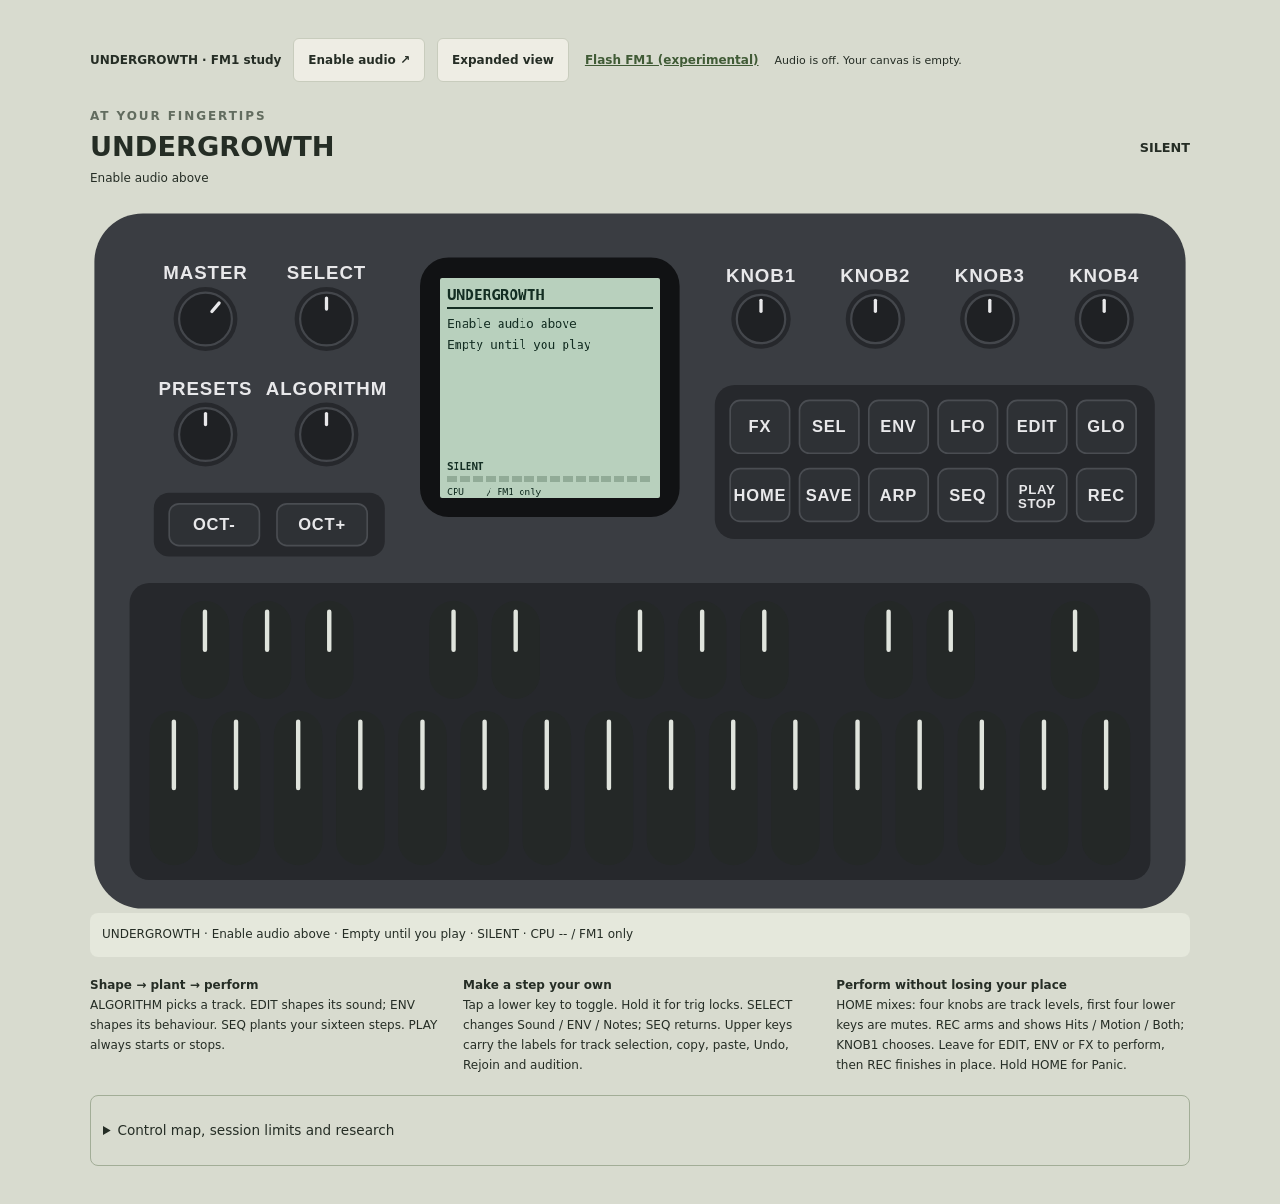
<file: web/index.html>
<!doctype html>
<html lang="en">
<head>
<meta charset="utf-8"><meta name="viewport" content="width=device-width,initial-scale=1">
<meta name="theme-color" content="#e7e5d9">
<title>UNDERGROWTH · Rhythm + ROOT</title>
<link rel="stylesheet" href="style.css">
<link rel="stylesheet" href="fm1-panel.css">
</head>
<body>
<nav class="view-bar"><strong>UNDERGROWTH · FM1 study</strong><button id="device-audio">Enable audio</button><button id="view-toggle">Expanded view</button><a class="flash-link" href="../flash.html">Flash FM1 (experimental)</a><span id="device-status" role="status">Audio off</span></nav>
<section id="device-view" aria-label="FM1 hardware simulator">
  <header class="panel-context"><div><p class="eyebrow">At your fingertips</p><h1 id="panel-task">UNDERGROWTH / HOME</h1><p id="panel-context">Enable audio, then EDIT to shape a sound or SEQ to plant steps.</p></div><strong id="panel-transport">SILENT</strong></header>
  <div class="devicebox"><div id="fm1-panel" class="device"><svg id="fm1-svg" viewBox="0 0 1000 640" aria-hidden="true"></svg><div id="fm1-controls"></div><canvas id="fm1-screen" width="240" height="240" role="img" aria-label="UNDERGROWTH device screen"></canvas></div></div>
  <p id="panel-readout" role="status"></p>
  <div class="panel-tasks"><p><strong>Shape → plant → perform</strong><br>ALGORITHM picks a track. EDIT shapes its sound; ENV shapes its behaviour. SEQ plants your sixteen steps. PLAY always starts or stops.</p><p><strong>Make a step your own</strong><br>Tap a lower key to toggle. Hold it for trig locks. SELECT changes Sound / ENV / Notes; SEQ returns. Upper keys carry the labels for track selection, copy, paste, Undo, Rejoin and audition.</p><p><strong>Perform without losing your place</strong><br>HOME mixes: four knobs are track levels, first four lower keys are mutes. REC arms and shows Hits / Motion / Both; KNOB1 chooses. Leave for EDIT, ENV or FX to perform, then REC finishes in place. Hold HOME for Panic.</p></div>
  <details><summary>Control map, session limits and research</summary><p>SELECT turns pages; repeated EDIT, ENV or FX also advances their pages. Each track remembers its editing page and selected step. SEL auditions the selected draft or SEQ step without writing a trig. HOME’s SELECT pages offer recovery and a key guide. In HOME and step-entry SEQ, upper keys 1–4 choose tracks, 5 copies a step, 6 pastes, 7 is Undo/redo, 8 rejoins locks, 9 auditions, and 10–11 change lock pages. Copy/paste works in SEQ on the same organism. In Hits/Both recording, SEQ returns the full keyboard to playing notes. Mixing has separate session state, outside locks, motion and score Undo. Mutes stop new dry/send output; shared delay and reverb tails can continue. Reload loses the session. SAVE, PRESETS, ARP and LFO remain unavailable. The screen is a display, not a touchscreen. Browser and firmware share the C controller; physical playing and CPU/recovery validation remain outstanding. Read the <a href="../docs/UX_DESIGN.md">workflow design and research</a>. Panel adapted from <a href="https://github.com/charlesvestal/fm1-base">fm1-base</a> by Charles Vestal (MPL-2.0); <a href="https://github.com/stephencarr/UNDERGROWTH/blob/main/LICENSING.md">source and licence notices</a>.</p></details>
</section>
<main class="instrument" hidden>
  <header class="masthead">
    <div><p class="eyebrow">An instrument with imagination</p><h1>UNDERGROWTH<span aria-hidden="true">✳</span></h1><p class="edition">ORGANISM + ROOT / STUDY 02</p></div>
    <div class="power-block"><button id="enable-audio" class="power">Enable audio <span aria-hidden="true">↗</span></button><p id="audio-status" role="status">Audio is off. Your canvas is empty.</p></div>
  </header>

  <section class="transport" aria-label="Transport">
    <div class="transport-buttons"><button id="play" class="primary" aria-label="Play sequence"><span aria-hidden="true">▶</span> Play</button><button id="stop" aria-label="Stop sequence"><span aria-hidden="true">■</span> Stop</button><label for="record-mode">Take <select id="record-mode"><option value="1">Hits</option><option value="2">Motion</option><option value="3">Both</option></select></label><button id="record" aria-pressed="false">Record hits</button><button id="motion" aria-pressed="false" aria-describedby="motion-help">Record motion</button></div>
    <label class="tempo-control" for="tempo"><span class="eyebrow">Tempo</span><span><input id="tempo" type="number" min="40" max="220" step="1" value="110" inputmode="numeric"> <small>BPM</small></span></label>
    <div class="transport-readout"><span id="transport-status">STOPPED</span><span id="step-status">— / 16</span></div>
    <label class="master-control" for="master"><span class="eyebrow">Master</span><input id="master" type="range" min="0" max="1" step="0.01" value="0.65" aria-label="Master volume"></label>
    <button id="panic" class="quiet danger" title="Immediately silence all sound and delay tails">Silence</button>
  </section>

  <p id="motion-help" class="motion-help" role="status">Motion overdub: arm Record motion, play your rhythm, then move a sound slider. Each existing hit captures that value as a step lock.</p>

  <section class="session-mix" aria-label="Session mixer"><div class="section-label"><span class="eyebrow">Perform / Mix</span><span>Levels and mutes leave the score intact.</span></div><div class="mix-grid"><div><label for="level-0">Kick level</label><input id="level-0" type="range" min="0" max="1" step="0.01" value="1"><button id="mute-0" aria-pressed="false">Mute Kick</button></div><div><label for="level-1">Chatter level</label><input id="level-1" type="range" min="0" max="1" step="0.01" value="1"><button id="mute-1" aria-pressed="false">Mute Chatter</button></div><div><label for="level-2">ROOT level</label><input id="level-2" type="range" min="0" max="1" step="0.01" value="1"><button id="mute-2" aria-pressed="false">Mute ROOT</button></div><div><label for="level-3">Backbeat level</label><input id="level-3" type="range" min="0" max="1" step="0.01" value="1"><button id="mute-3" aria-pressed="false">Mute Backbeat</button></div><div><label for="level-4">CHORD level</label><input id="level-4" type="range" min="0" max="1" step="0.01" value="1"><button id="mute-4" aria-pressed="false">Mute CHORD</button></div></div></section>

  <section class="groove" aria-label="Global groove">
    <label class="macro" for="swing"><span class="macro-top"><span>Swing</span><output id="swing-value" for="swing">50.0%</output></span><input id="swing" type="range" min="0" max="1" step="0.01" value="0" aria-describedby="groove-help"><span class="macro-ends"><span>Straight</span><span>Shuffle</span></span></label>
    <label class="macro" for="human"><span class="macro-top"><span>Human</span><output id="human-value" for="human">0%</output></span><input id="human" type="range" min="0" max="1" step="0.01" value="0" aria-describedby="groove-help"><span class="macro-ends"><span>Exact</span><span>Laid back</span></span></label>
    <p id="groove-help">Swing sets the pocket. Human softens and delays chatter a little, with the same feel each loop. Kick stays firm. Live taps stay immediate.</p>
  </section>

  <div class="performance">
    <section class="voices" aria-labelledby="voices-heading">
      <div class="section-label"><span class="eyebrow" id="voices-heading">01 / Choose an organism</span><span class="small-note">Rhythm meets bass.</span></div>
      <div class="voice-pair">
        <div class="voice-card kick-card"><button id="voice-kick" class="voice-select active" data-voice="0" aria-pressed="true"><span class="voice-number">01</span><span class="voice-name">Kick</span><span class="voice-description">Weight · skin · pulse</span><svg viewBox="0 0 240 65" aria-hidden="true"><path d="M5 35 C15 35 15 5 25 5 S40 60 52 60 S70 15 83 15 S102 47 117 47 S138 26 155 26 S177 38 195 38 S218 33 235 33"/></svg></button><button class="trigger" data-trigger="0" aria-label="Trigger kick"><span class="trigger-mark" aria-hidden="true">●</span> Tap kick <kbd>A</kbd></button></div>
        <div class="voice-card chatter-card"><button id="voice-chatter" class="voice-select" data-voice="1" aria-pressed="false"><span class="voice-number">02</span><span class="voice-name">Chatter</span><span class="voice-description">Grain · twig · resonance</span><svg viewBox="0 0 240 65" aria-hidden="true"><path d="M5 34 L16 34 L19 8 L24 57 L30 16 L35 44 L44 29 L49 38 L57 33 L78 33 L82 17 L87 49 L94 25 L102 38 L112 32 L139 33 L144 24 L149 42 L155 29 L164 35 L185 33 L190 28 L195 38 L204 32 L235 33"/></svg></button><button class="trigger" data-trigger="1" aria-label="Trigger chatter"><span class="trigger-mark" aria-hidden="true">✳</span> Tap chatter <kbd>S</kbd></button></div>
      </div>
      <div class="voice-card root-card"><button id="voice-root" class="voice-select" data-voice="2" aria-pressed="false"><span class="voice-number">03</span><span class="voice-name">ROOT</span><span class="voice-description">Sub · rounded harmonics · slide</span></button></div>
      <div id="root-keys" class="root-keys" aria-label="Play bass notes"><button data-note="36" aria-label="Play ROOT C2">C2<kbd>Q</kbd></button><button data-note="38" aria-label="Play ROOT D2">D2<kbd>W</kbd></button><button data-note="40" aria-label="Play ROOT E2">E2<kbd>E</kbd></button><button data-note="41" aria-label="Play ROOT F2">F2<kbd>R</kbd></button><button data-note="43" aria-label="Play ROOT G2">G2<kbd>T</kbd></button><button data-note="45" aria-label="Play ROOT A2">A2<kbd>Y</kbd></button><button data-note="47" aria-label="Play ROOT B2">B2<kbd>U</kbd></button><button data-note="48" aria-label="Play ROOT C3">C3<kbd>I</kbd></button></div>
      <p class="root-help">Hold a key to play ROOT. Q–I play notes; 3 selects its lane.</p>
      <div class="voice-card backbeat-card"><button id="voice-backbeat" class="voice-select" data-voice="3" aria-pressed="false"><span class="voice-number">04</span><span class="voice-name">Backbeat</span><span class="voice-description">Shaker · snare · clap · crackle</span></button><button class="trigger" data-trigger="3" aria-label="Trigger backbeat">● Tap backbeat <kbd>D</kbd></button></div><div class="voice-card chord-card"><button id="voice-chord" class="voice-select" data-voice="4" aria-pressed="false"><span class="voice-number">05</span><span class="voice-name">CHORD</span><span class="voice-description">Dub stabs · bright chords · ambient swells</span></button><button class="trigger" data-trigger="4" aria-label="Trigger chord">● Hear chord <kbd>F</kbd></button></div>
    </section>

    <section class="macros" aria-labelledby="macros-heading">
      <div class="section-label"><span class="eyebrow" id="macros-heading">02 / Shape the sound</span><span id="selected-voice" class="voice-badge">KICK</span></div>
      <div id="lock-editor" class="lock-editor" hidden>
        <p id="lock-target" role="status"></p>
        <div class="lock-actions"><button id="lock-close">Close trig locks</button><button id="lock-play">Play loop</button></div>
        <p>Edit the selected trig with the sliders here. Sound, Environment and ROOT note settings belong to this step; Swing and Human stay global.</p>
      </div>
      <div class="macro-grid">
        <label class="macro" for="body"><span class="macro-top"><span>Body</span><output id="body-value" for="body">50</output></span><input id="body" type="range" min="0" max="1" step="0.01" value="0.5"><span class="macro-ends"><span>Low</span><span>High</span></span></label>
        <label class="macro" for="edge"><span class="macro-top"><span>Edge</span><output id="edge-value" for="edge">35</output></span><input id="edge" type="range" min="0" max="1" step="0.01" value="0.35"><span class="macro-ends"><span>Soft</span><span>Bright</span></span></label>
        <label class="macro" for="length"><span class="macro-top"><span>Length</span><output id="length-value" for="length">45</output></span><input id="length" type="range" min="0" max="1" step="0.01" value="0.45"><span class="macro-ends"><span>Brief</span><span>Lingering</span></span></label>
        <label class="macro" for="send"><span class="macro-top"><span>Send</span><output id="send-value" for="send">0</output></span><input id="send" type="range" min="0" max="1" step="0.01" value="0"><span class="macro-ends"><span>Dry</span><span>Space</span></span></label>
      </div>
      <p id="backbeat-help" hidden>Body sweeps shaker → snare → clap, blending between them. Edge opens brightness into crushed crackle. ENV Spread pulls grains and handclaps apart into rattles and flams. Try the spaces between, then lock a different texture on each step.</p>
<h3>Environment</h3><p>Shape the organism directly. Its DNA adds a subtle response to pressure and tempo. Length / Release is shared with Length above.</p><div class="macro-grid"><label class="macro" for="env-4"><span class="macro-top"><span id="env-4-label">Environment 1</span><output id="env-4-value">50</output></span><input id="env-4" type="range" min="0" max="1" step="0.01" value="0.5"></label><label class="macro" for="env-5"><span class="macro-top"><span id="env-5-label">Environment 2</span><output id="env-5-value">50</output></span><input id="env-5" type="range" min="0" max="1" step="0.01" value="0.5"></label><label class="macro" for="env-6"><span class="macro-top"><span id="env-6-label">Environment 3</span><output id="env-6-value">50</output></span><input id="env-6" type="range" min="0" max="1" step="0.01" value="0.5"></label><label class="macro" for="velocity"><span class="macro-top"><span id="velocity-label">Draft velocity</span><output id="velocity-value">100</output></span><input id="velocity" type="range" min="0" max="1" step="0.01" value="1"></label></div>      <p id="edit-status" class="edit-status" role="status">Editing the voice. Nothing plays until you seed it.</p>
    </section>
  </div>

  <section class="sequencer" aria-labelledby="sequence-heading">
    <div class="section-label"><div><span class="eyebrow">03 / Seed a rhythm</span><h2 id="sequence-heading">Leave room for something.</h2></div><div class="sequence-tools"><button id="copy-step" class="quiet">Copy step</button><button id="paste-step" class="quiet">Paste step</button><button id="hear-step" class="quiet">Hear step</button><button id="clear-lock" class="quiet">Clear lock</button></div></div>
    <div id="root-editor" class="root-editor" hidden>
      <p id="root-step-label"></p>

      <label>Pitch <select id="root-note"><option value="24">C1</option><option value="25">C♯1</option><option value="26">D1</option><option value="27">D♯1</option><option value="28">E1</option><option value="29">F1</option><option value="30">F♯1</option><option value="31">G1</option><option value="32">G♯1</option><option value="33">A1</option><option value="34">A♯1</option><option value="35">B1</option><option value="36">C2</option><option value="37">C♯2</option><option value="38">D2</option><option value="39">D♯2</option><option value="40">E2</option><option value="41">F2</option><option value="42">F♯2</option><option value="43">G2</option><option value="44">G♯2</option><option value="45">A2</option><option value="46">A♯2</option><option value="47">B2</option><option value="48">C3</option><option value="49">C♯3</option><option value="50">D3</option><option value="51">D♯3</option><option value="52">E3</option><option value="53">F3</option><option value="54">F♯3</option><option value="55">G3</option><option value="56">G♯3</option><option value="57">A3</option><option value="58">A♯3</option><option value="59">B3</option><option value="60">C4</option></select></label>
      <label>Gate <input id="root-gate" type="range" min="0.1" max="1.5" step="0.05" value="0.75"><output id="root-gate-value">75%</output></label>
      <label><input id="root-slide" type="checkbox"> Slide into this note</label>
      <p>Choose a step, enable Note on, then set pitch and gate. Unchecked steps are rests. Gate over 100% overlaps the next step; Slide glides from a still-sounding note. Body adds weight, Edge adds harmonics, Length shapes release.</p>
    </div>
    <div class="step-grid" role="group" aria-label="Sixteen steps for the selected voice">
      <button id="step-0" class="step" data-step="0" aria-label="Step 1" aria-pressed="false"><span class="step-number">01</span><span class="step-light" aria-hidden="true"></span><span class="lock-dot" aria-hidden="true"></span></button>
      <button id="step-1" class="step" data-step="1" aria-label="Step 2" aria-pressed="false"><span class="step-number">02</span><span class="step-light" aria-hidden="true"></span><span class="lock-dot" aria-hidden="true"></span></button>
      <button id="step-2" class="step" data-step="2" aria-label="Step 3" aria-pressed="false"><span class="step-number">03</span><span class="step-light" aria-hidden="true"></span><span class="lock-dot" aria-hidden="true"></span></button>
      <button id="step-3" class="step" data-step="3" aria-label="Step 4" aria-pressed="false"><span class="step-number">04</span><span class="step-light" aria-hidden="true"></span><span class="lock-dot" aria-hidden="true"></span></button>
      <button id="step-4" class="step" data-step="4" aria-label="Step 5" aria-pressed="false"><span class="step-number">05</span><span class="step-light" aria-hidden="true"></span><span class="lock-dot" aria-hidden="true"></span></button>
      <button id="step-5" class="step" data-step="5" aria-label="Step 6" aria-pressed="false"><span class="step-number">06</span><span class="step-light" aria-hidden="true"></span><span class="lock-dot" aria-hidden="true"></span></button>
      <button id="step-6" class="step" data-step="6" aria-label="Step 7" aria-pressed="false"><span class="step-number">07</span><span class="step-light" aria-hidden="true"></span><span class="lock-dot" aria-hidden="true"></span></button>
      <button id="step-7" class="step" data-step="7" aria-label="Step 8" aria-pressed="false"><span class="step-number">08</span><span class="step-light" aria-hidden="true"></span><span class="lock-dot" aria-hidden="true"></span></button>
      <button id="step-8" class="step" data-step="8" aria-label="Step 9" aria-pressed="false"><span class="step-number">09</span><span class="step-light" aria-hidden="true"></span><span class="lock-dot" aria-hidden="true"></span></button>
      <button id="step-9" class="step" data-step="9" aria-label="Step 10" aria-pressed="false"><span class="step-number">10</span><span class="step-light" aria-hidden="true"></span><span class="lock-dot" aria-hidden="true"></span></button>
      <button id="step-10" class="step" data-step="10" aria-label="Step 11" aria-pressed="false"><span class="step-number">11</span><span class="step-light" aria-hidden="true"></span><span class="lock-dot" aria-hidden="true"></span></button>
      <button id="step-11" class="step" data-step="11" aria-label="Step 12" aria-pressed="false"><span class="step-number">12</span><span class="step-light" aria-hidden="true"></span><span class="lock-dot" aria-hidden="true"></span></button>
      <button id="step-12" class="step" data-step="12" aria-label="Step 13" aria-pressed="false"><span class="step-number">13</span><span class="step-light" aria-hidden="true"></span><span class="lock-dot" aria-hidden="true"></span></button>
      <button id="step-13" class="step" data-step="13" aria-label="Step 14" aria-pressed="false"><span class="step-number">14</span><span class="step-light" aria-hidden="true"></span><span class="lock-dot" aria-hidden="true"></span></button>
      <button id="step-14" class="step" data-step="14" aria-label="Step 15" aria-pressed="false"><span class="step-number">15</span><span class="step-light" aria-hidden="true"></span><span class="lock-dot" aria-hidden="true"></span></button>
      <button id="step-15" class="step" data-step="15" aria-label="Step 16" aria-pressed="false"><span class="step-number">16</span><span class="step-light" aria-hidden="true"></span><span class="lock-dot" aria-hidden="true"></span></button>
    </div>
    <div class="sequence-foot"><p><span id="sequence-help">Tap a step to turn it on or off. Hold a step to open trig locks.</span><br><span class="lock-help">Hold a step to edit its sound, environment, velocity and ROOT note settings. Close trig locks to return to toggling steps.</span></p><div><button id="rejoin" class="quiet" title="Release manual takeover and return to stored step locks">Rejoin</button><button id="undo" class="quiet">↶ Undo</button><button id="clear-pattern" class="quiet">Clear rhythm</button></div></div>
  </section>
  <footer><span>SEED <b>→</b> INFLUENCE <b>→</b> LISTEN</span><span>Session only · reload clears your rhythm · hardware validation pending</span></footer>
</main>
<script type="module" src="app.js"></script>
<script type="module" src="device.js"></script>
</body>
</html>
</file>
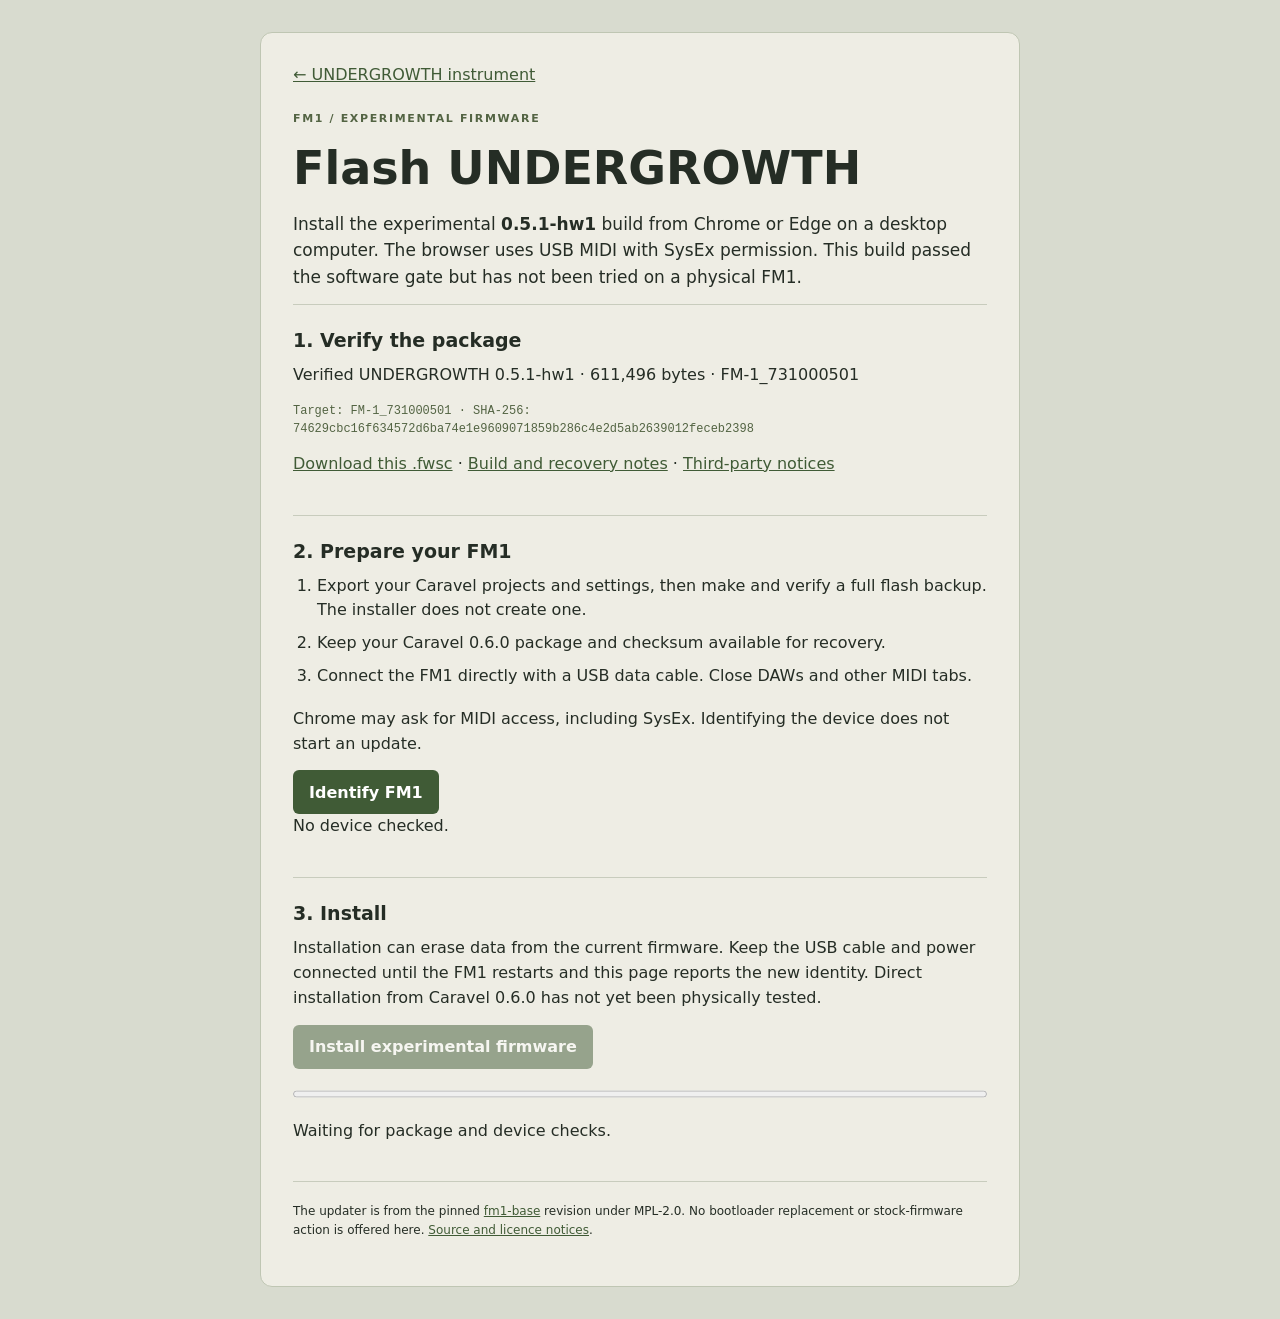
<file: flash.html>
<!doctype html>
<html lang="en">
<head>
<meta charset="utf-8"><meta name="viewport" content="width=device-width,initial-scale=1">
<meta name="theme-color" content="#e7e5d9">
<title>Flash UNDERGROWTH · FM1</title>
<link rel="stylesheet" href="web/flash.css">
</head>
<body>
<main>
  <nav><a href="index.html">← UNDERGROWTH instrument</a></nav>
  <p class="eyebrow">FM1 / experimental firmware</p>
  <h1>Flash UNDERGROWTH</h1>
  <p class="lede">Install the experimental <strong>0.5.1-hw1</strong> build from Chrome or Edge on a desktop computer. The browser uses USB MIDI with SysEx permission. This build passed the software gate but has not been tried on a physical FM1.</p>
  <section aria-labelledby="package-heading">
    <h2 id="package-heading">1. Verify the package</h2>
    <p id="package-status" role="status">Checking the included firmware…</p>
    <p class="mono">Target: FM-1_731000501 · SHA-256: <span id="package-hash">74629cbc16f634572d6ba74e1e9609071859b286c4e2d5ab2639012feceb2398</span></p>
    <p><a href="firmware/releases/undergrowth-0.5.1-hw1.fwsc" download>Download this .fwsc</a> · <a href="docs/HARDWARE.md">Build and recovery notes</a> · <a href="LICENSING.md">Third-party notices</a></p>
  </section>
  <section aria-labelledby="prepare-heading">
    <h2 id="prepare-heading">2. Prepare your FM1</h2>
    <ol>
      <li>Export your Caravel projects and settings, then make and verify a full flash backup. The installer does not create one.</li>
      <li>Keep your Caravel 0.6.0 package and checksum available for recovery.</li>
      <li>Connect the FM1 directly with a USB data cable. Close DAWs and other MIDI tabs.</li>
    </ol>
    <p>Chrome may ask for MIDI access, including SysEx. Identifying the device does not start an update.</p>
    <button id="connect" disabled>Identify FM1</button>
    <p id="device-status" role="status">No device checked.</p>
    <div id="other-port" hidden>
      <label for="port">If your Mac shows the FM1 under another name, select its MIDI port:</label>
      <select id="port"></select> <button id="try-port" type="button">Try selected port</button>
    </div>
  </section>
  <section aria-labelledby="install-heading">
    <h2 id="install-heading">3. Install</h2>
    <p>Installation can erase data from the current firmware. Keep the USB cable and power connected until the FM1 restarts and this page reports the new identity. Direct installation from Caravel 0.6.0 has not yet been physically tested.</p>
    <button id="install" disabled>Install experimental firmware</button>
    <progress id="progress" max="100" value="0" aria-label="Installation progress"></progress>
    <p id="install-status" role="status">Waiting for package and device checks.</p>
    <pre id="log" aria-label="Installation log"></pre>
  </section>
  <p class="small">The updater is from the pinned <a href="https://github.com/charlesvestal/fm1-base/tree/02f422c7d9de121ca099bb2fdebe5c035f59e8ad">fm1-base</a> revision under MPL-2.0. No bootloader replacement or stock-firmware action is offered here. <a href="LICENSING.md">Source and licence notices</a>.</p>
</main>
<dialog id="confirm" aria-labelledby="confirm-heading">
  <form method="dialog">
    <h2 id="confirm-heading">Confirm FM1 installation</h2>
    <p id="confirm-device"></p>
    <p>Target: UNDERGROWTH 0.5.1-hw1 (experimental). The FM1 may enter update mode and restart. When its MIDI ports change, identify and confirm the same physical FM1 again to continue. Keep it connected until this page reports completion.</p>
    <label class="ack"><input id="backup-ok" type="checkbox"> I have a verified full flash backup and my Caravel project export, or I accept losing them.</label>
    <div class="actions"><button value="cancel" class="secondary">Cancel</button><button id="confirm-install" value="install" disabled>Install on FM1</button></div>
  </form>
</dialog>
<dialog id="handover" aria-labelledby="handover-title">
  <form method="dialog">
    <h2 id="handover-title">Confirm the FM1 after restart</h2>
    <p>Web MIDI cannot prove that a new port belongs to the same physical device. Select your FM1’s new port, identify it, and confirm it here. Do not select another FM1.</p>
    <label for="handover-port">MIDI input → output</label><select id="handover-port"></select>
    <div class="actions"><button type="button" id="handover-refresh">Refresh ports</button><button type="button" id="handover-identify">Identify selected pair</button></div>
    <p id="handover-status" role="status"></p>
    <div class="actions"><button value="cancel" class="secondary">Cancel</button><button id="handover-continue" value="continue" disabled>Continue with this FM1</button></div>
  </form>
</dialog>
<script type="module" src="web/flash.js"></script>
</body>
</html>
</file>
<file: web/style.css>
:root{--paper:#eeede4;--ground:#d8dbcf;--ink:#252d25;--muted:#626c5f;--line:#c8ccbd;--moss:#536443;--lime:#d5df9d;--clay:#bd7752;--shadow:#b4baa8;color-scheme:light;font-family:Inter,ui-sans-serif,system-ui,-apple-system,BlinkMacSystemFont,"Segoe UI",sans-serif;background:var(--ground);color:var(--ink);font-synthesis:none}*{box-sizing:border-box}body{margin:0;padding:38px 28px;min-width:320px}button,input{font:inherit}button{cursor:pointer;color:inherit;border:1px solid var(--line);background:var(--paper);border-radius:6px;font-weight:600;padding:12px 18px;min-height:44px;transition:background .12s,border-color .12s,transform .08s}button:hover{background:#e2e5d6;border-color:#89977a}button:active{transform:translateY(1px)}button:focus-visible,input:focus-visible{outline:3px solid var(--clay);outline-offset:3px}button:disabled{opacity:.4;cursor:not-allowed}input[type=range]{accent-color:var(--moss);cursor:pointer;width:100%;height:30px;margin:8px 0}input[type=checkbox]{accent-color:var(--moss);width:18px;height:18px}p,h1,h2{margin:0}.instrument{max-width:1180px;margin:auto;background:var(--paper);border:1px solid #bfc6b3;border-radius:12px;padding:32px 34px 20px;box-shadow:0 12px 35px #26312215,0 2px 0 #ffffff55 inset}.masthead{display:flex;justify-content:space-between;align-items:center;padding-bottom:30px;gap:25px}.eyebrow{font-size:10px;line-height:1.5;letter-spacing:.16em;text-transform:uppercase;font-weight:700;color:var(--muted)}h1{font-weight:800;letter-spacing:-.055em;font-size:clamp(30px,4vw,48px);line-height:1.2}h1 span{display:inline-block;color:var(--moss);font-size:.8em;margin-left:10px;vertical-align:10%}.edition{font-family:ui-monospace,monospace;font-size:10px;letter-spacing:.12em;margin-top:5px;color:var(--muted)}.power-block{text-align:right;max-width:260px}.power{background:var(--ink);color:var(--paper);border-color:var(--ink);padding:12px 21px}.power:hover{background:var(--moss);color:white}.power span{margin-left:22px}.power-block p{font-size:11px;color:var(--muted);margin-top:9px;line-height:1.5}.transport{display:flex;align-items:center;gap:22px;border-block:1px solid var(--line);padding:17px 0}.transport-buttons{display:flex;gap:6px}.primary{background:var(--moss);border-color:var(--moss);color:white}.primary:hover{background:#405333}.primary.active{background:#34492d}.tempo-control{display:grid;gap:3px}.tempo-control>span:last-child{white-space:nowrap}#tempo{width:63px;padding:2px 0;border:0;border-bottom:1px solid transparent;background:transparent;font-size:24px;font-family:ui-monospace,monospace;color:var(--ink);font-weight:500}#tempo:focus{border-bottom-color:var(--moss)}small{font-size:10px;color:var(--muted)}.transport-readout{display:flex;flex:1;align-items:center;justify-content:center;gap:18px;min-width:130px;font-family:ui-monospace,monospace;font-size:11px;color:var(--muted)}#step-status{font-size:14px;color:var(--ink)}.master-control{width:115px}.master-control input{height:16px;margin:4px 0}.quiet{border-color:transparent;background:transparent;font-size:12px;padding:9px 11px}.danger{color:#885038}.performance{display:grid;grid-template-columns:1.06fr 1fr;gap:32px;padding:28px 0 30px}.section-label{display:flex;align-items:center;justify-content:space-between;gap:14px;margin-bottom:16px}.small-note{font-size:10px;color:var(--muted)}.voice-pair{display:grid;grid-template-columns:1fr 1fr;gap:12px}.voice-card{border:1px solid var(--line);border-radius:8px;overflow:hidden;background:#e5e7dc}.voice-select{position:relative;display:block;text-align:left;border:0;border-radius:0;width:100%;padding:17px 17px 6px;background:transparent;min-height:146px}.voice-select.active{background:#dde3c7;box-shadow:inset 0 3px 0 var(--moss)}.voice-select:not(.active):hover{background:#e0e4d5}.voice-number{font-family:ui-monospace,monospace;font-size:10px;color:var(--muted);position:absolute;right:15px;top:17px}.voice-name{display:block;font-size:26px;letter-spacing:-.035em;font-weight:650}.voice-description{display:block;font-size:10px;font-weight:400;color:var(--muted);margin-top:4px;letter-spacing:.02em}.voice-select svg{display:block;width:100%;height:48px;margin-top:15px;fill:none;stroke:var(--moss);stroke-width:1.8;stroke-linecap:round;stroke-linejoin:round}.chatter-card svg{stroke:#8f6446}.trigger{display:flex;align-items:center;gap:8px;justify-content:center;width:100%;border:0;border-top:1px solid var(--line);border-radius:0;background:#f1f1e9;font-size:12px;padding:10px}.trigger:active,.trigger.active{background:var(--lime)}.trigger-mark{font-size:15px;color:var(--moss)}kbd{font-family:ui-monospace,monospace;font-size:9px;color:var(--muted);border:1px solid var(--line);border-radius:3px;padding:2px 4px;margin-left:auto}.voice-badge{font-family:ui-monospace,monospace;font-size:10px;background:#e0e5ce;color:var(--moss);border-radius:3px;padding:4px 8px}.macro-grid{display:grid;grid-template-columns:1fr 1fr;gap:22px 25px;padding-top:8px}.macro-top{display:flex;justify-content:space-between;font-size:14px;font-weight:600}.macro-top output{font-family:ui-monospace,monospace;font-size:12px;color:var(--muted);font-weight:400}.macro-ends{display:flex;justify-content:space-between;font-size:9px;letter-spacing:.02em;color:var(--muted)}.macro input{margin:3px 0;height:29px}.edit-status{font-size:10px;line-height:1.5;color:var(--muted);margin-top:20px;min-height:15px}.sequencer{border-top:1px solid var(--line);padding-top:25px}h2{font-weight:500;letter-spacing:-.025em;font-size:22px;margin-top:4px}.sequence-tools{display:flex;gap:8px;align-items:center}.lock-toggle{display:flex;align-items:center;gap:5px;font-size:11px;cursor:pointer}.step-grid{display:grid;grid-template-columns:repeat(16,1fr);gap:7px;margin:23px 0 17px}.step{position:relative;display:flex;flex-direction:column;justify-content:space-between;align-items:center;height:91px;padding:10px 3px 14px;border-radius:5px;background:#e0e3d7;border-color:#bbc3ae;box-shadow:0 3px 0 #c4cbb8;transition:background .08s,box-shadow .08s}.step:nth-child(4n+1){border-left:2px solid #8d9980}.step-number{font-family:ui-monospace,monospace;font-size:10px;color:#65735a;font-weight:400}.step-light{width:8px;height:8px;border:1px solid #99a58b;border-radius:50%;background:#c7cebd}.step.active{background:var(--moss);border-color:#435635;box-shadow:0 3px 0 #39472f}.step.active .step-number{color:#e5e9dc}.step.active .step-light{background:var(--lime);border-color:#e9edcc;box-shadow:0 0 9px #d5df9d22}.step.playing{box-shadow:0 3px 0 var(--clay),inset 0 0 0 2px var(--clay)}.step.selected{outline:2px solid var(--clay);outline-offset:3px}.lock-dot{display:none;position:absolute;right:5px;top:6px;width:4px;height:4px;background:var(--clay);border-radius:1px}.step.locked .lock-dot{display:block}.sequence-foot{display:flex;justify-content:space-between;align-items:flex-start;gap:20px;font-size:11px;color:var(--muted);line-height:1.7}.sequence-foot>div{display:flex;white-space:nowrap}.lock-help{font-size:10px}footer{display:flex;justify-content:space-between;gap:20px;margin-top:28px;padding-top:17px;border-top:1px solid var(--line);font-size:9px;letter-spacing:.04em;color:var(--muted)}footer>span:first-child{letter-spacing:.15em;font-weight:600}footer b{margin:0 8px;font-weight:400}
@media(max-width:900px){body{padding:22px 14px}.instrument{padding:25px 22px 18px}.transport{gap:14px}.small-note{display:none}.performance{gap:22px}.step-grid{gap:5px}.step{height:80px}.transport-readout{min-width:95px;gap:8px}.master-control{width:85px}}
@media(max-width:680px){body{padding:12px 8px}.instrument{padding:22px 16px 16px;border-radius:8px}.masthead{align-items:flex-start;padding-bottom:23px;gap:10px}.masthead .eyebrow{font-size:8px}h1{font-size:29px}h1 span{margin-left:5px}.edition{font-size:8px}.power-block{max-width:145px}.power{font-size:11px;padding:10px 12px}.power span{margin-left:6px}.power-block p{font-size:9px}.transport{flex-wrap:wrap;gap:14px}.transport-buttons{flex:1}.transport-buttons button{padding:10px 16px}.transport-readout{order:5;justify-content:flex-start;flex:1;min-width:130px}.master-control{order:6;width:100px}.danger{order:7}.performance{grid-template-columns:1fr;gap:26px;padding:24px 0}.voice-select{min-height:137px}.macro-grid{gap:22px 30px}.edit-status{margin-top:16px}.section-label{align-items:flex-start}.sequence-tools{align-items:flex-end;flex-direction:column;gap:0}.sequence-tools .quiet{padding:6px 3px;min-height:32px}.lock-toggle{font-size:10px;white-space:nowrap}h2{font-size:19px}.step-grid{grid-template-columns:repeat(8,1fr);gap:9px 7px;margin-top:18px}.step{height:72px}.sequence-foot{flex-direction:column;gap:8px}.sequence-foot>div{align-self:flex-end}footer{font-size:8px;flex-direction:column;gap:9px;margin-top:15px}.tempo-control .eyebrow{font-size:8px}#tempo{font-size:22px}.step.selected{outline-offset:2px}}
@media(prefers-reduced-motion:reduce){*{transition:none!important}}

#record.active{background:#9e5a3e;color:#fff;border-color:#9e5a3e}#record{font-size:11px;padding-inline:12px}.transport-buttons{flex-wrap:wrap}

@media(max-width:680px){.masthead{flex-wrap:wrap}.power-block{max-width:none;text-align:left;width:100%;display:flex;align-items:center;gap:12px}.power-block p{margin:0;max-width:190px}.sequencer>.section-label{flex-wrap:wrap}.voice-card{min-width:0}.sequence-foot>div{flex-wrap:wrap;white-space:normal}}

.groove{display:grid;grid-template-columns:1fr 1fr;gap:14px 30px;padding:22px 0;border-bottom:1px solid #bfc6b4}.groove p{grid-column:1/-1;margin:0;font-size:11px;line-height:1.6;color:#626d5b}.groove .macro{min-width:0}

.lock-editor{padding:12px 14px;margin:0 0 18px;border:1px solid #879774;border-radius:6px;background:#e3e8d9}.lock-editor[hidden]{display:none}.lock-editor p{font-size:11px;line-height:1.6;margin:0 0 10px;overflow-wrap:anywhere}.lock-editor p:last-child{margin:10px 0 0}.lock-actions{display:flex;flex-wrap:wrap;gap:8px}.lock-actions button{padding:8px 12px;font-size:11px}.macro.has-lock .macro-top{color:#41612f}.macro.has-lock .macro-top>span:after{content:' · LOCK';font-size:9px;letter-spacing:1px}

.motion-help{font-size:11px;line-height:1.65;color:#626d5b;margin:14px 0 0}.transport-buttons{flex-wrap:wrap}

.root-card{margin-top:12px}.root-card .voice-select{min-height:95px}.root-keys{display:grid;grid-template-columns:repeat(8,1fr);gap:4px;margin-top:10px}.root-keys button{padding:14px 2px;font-size:11px;min-width:0;touch-action:none}.root-keys kbd{display:block;margin-top:8px;font-size:9px}.root-help,.root-editor p{font-size:11px;line-height:1.6}.root-editor{display:flex;flex-wrap:wrap;align-items:center;gap:14px;padding:14px;margin-top:15px;border:1px solid #879774;border-radius:6px}.root-editor[hidden]{display:none}.root-editor p{width:100%;margin:0}.root-editor label{font-size:12px;display:flex;align-items:center;gap:8px}.root-editor input[type=range]{width:90px}.root-editor select{max-width:100px;padding:6px}

.note-label{font-size:10px;display:block;margin-top:8px;line-height:1.1}
[hidden]{display:none!important}.view-bar{max-width:1100px;margin:0 auto 20px;display:flex;flex-wrap:wrap;gap:12px;align-items:center;font-size:12px}.view-bar button{padding:10px 14px}.view-bar span{font-size:11px}.flash-link{color:#405b36;font-weight:700;padding:10px 4px}.flash-link:focus-visible{outline:3px solid var(--clay);outline-offset:3px}#device-view{max-width:1100px;margin:auto}#device-view p,#device-view details{font-size:12px;line-height:1.65}#panel-readout{min-height:40px;padding:12px;background:#e5e8dc;border-radius:8px}#device-view details{padding:12px;border:1px solid #a2ad97;border-radius:8px}.device canvas{image-rendering:pixelated;pointer-events:none}.devicebox{border-radius:18px}.hit{background:transparent}#fm1-controls{position:absolute;inset:0}

.backbeat-card{margin-top:16px}.backbeat-card .voice-select{min-height:95px}.backbeat-card .voice-select.active{background:#e7dccb;box-shadow:inset 0 3px 0 #9b6844}

/* Hardware-first task guidance: a readable companion to the shared LCD. */
.panel-context{display:flex;align-items:center;justify-content:space-between;gap:1rem;margin:1rem 0}.panel-context h1{font-size:clamp(1.15rem,3vw,1.7rem);letter-spacing:0;margin:.2rem 0}.panel-context p{margin:.3rem 0;line-height:1.5}.panel-context>strong{white-space:nowrap;font-size:.8rem}.panel-tasks{display:grid;grid-template-columns:repeat(3,minmax(0,1fr));gap:1.2rem;margin:1.2rem 0}.panel-tasks p{line-height:1.65;margin:0;font-size:.85rem}.panel-tasks strong{color:var(--ink,#142e23)}#panel-readout{font-size:.78rem;line-height:1.6}#device-view details{font-size:.85rem;line-height:1.7}#device-view summary{cursor:pointer;padding:.7rem 0}@media(max-width:680px){.panel-context{align-items:flex-start;flex-direction:column}.panel-tasks{grid-template-columns:1fr;gap:.8rem}}

.session-mix{margin:1.2rem 0;padding:1rem;border:1px solid currentColor;border-radius:12px}.mix-grid{display:grid;grid-template-columns:repeat(4,minmax(0,1fr));gap:1rem}.mix-grid>div{display:flex;flex-direction:column;gap:.4rem}.mix-grid label{font-size:.85rem}.mix-grid input{width:100%}.mix-grid button[aria-pressed=true]{background:#edb997;color:#142e23}.sequence-tools{display:flex;flex-wrap:wrap;gap:.4rem}@media(max-width:680px){.mix-grid{grid-template-columns:repeat(2,minmax(0,1fr))}.session-mix .section-label{flex-wrap:wrap;gap:.5rem}.sequencer>.section-label{flex-wrap:wrap;gap:.7rem}}

.sequence-tools .quiet{min-height:44px;padding:8px 12px}@media(max-width:680px){.sequence-tools{flex-direction:row;align-items:center;gap:.4rem}}

.root-trial-grid{display:grid;grid-template-columns:repeat(auto-fit,minmax(180px,1fr));gap:16px}.root-trial-grid label{display:flex;flex-direction:column;gap:6px}.root-trial-grid input{max-width:100%}
</file>
<file: web/fm1-panel.css>
/* SPDX-License-Identifier: MPL-2.0
 * Copyright (C) 2026 Charles Vestal
 * Extracted from fm1-base 02f422c7d9de121ca099bb2fdebe5c035f59e8ad web/emu/index.html. */
.devicebox { overflow-x: auto; overscroll-behavior-x: contain; }
.device { position: relative; width: 100%; min-width: 560px; aspect-ratio: 1000 / 640; user-select: none; -webkit-user-select: none; -webkit-touch-callout: none; touch-action: manipulation; }
.device svg { pointer-events: none; }
.hit { position: absolute; touch-action: none; cursor: pointer; -webkit-tap-highlight-color: transparent; border-radius: 12px; }
.hit.knob { cursor: ns-resize; border-radius: 50%; }
.hit:focus-visible { outline: 3px solid #ffb48a; outline-offset: 2px; box-shadow: 0 0 0 6px #1b1d20; }
.device svg { position: absolute; inset: 0; width: 100%; height: 100%; }
.device canvas { position: absolute; left: 31.8%; top: 9.6875%; width: 20%; height: 31.25%; background: #000; border-radius: 2px; }
.ctl { cursor: pointer; }
.ctl.knob { cursor: ns-resize; }
.btnface { transition: fill .06s; }
.lit .btnface { fill: #f28a5a; }
.lit text.btn { fill: #2a140a; }
.held .btnface, .held .keyface { stroke: #f28a5a; stroke-width: 3; }
.latched .btnface, .latched .keyface { stroke: #6fc3ff; stroke-width: 3; }
.keyface { transition: fill .06s; }
.lit .keyface.white { fill: #f6b48e; }
.lit .keyface.black { fill: #4cc3b6; }
.dim .btnface { fill: #6e4636; }                /* the dim lights (plat_lights' db / dk, plat_lights_mid): half bright */
.dim .keyface.white { fill: #e8c9b6; }
.dim .keyface.black { fill: #8ac6bf; }
</file>
<file: web/flash.css>
:root{font-family:Inter,ui-sans-serif,system-ui,sans-serif;color:#252d25;background:#d8dbcf}*{box-sizing:border-box}body{margin:0;padding:32px 16px}main{max-width:760px;margin:auto;background:#eeede4;border:1px solid #bfc6b3;border-radius:12px;padding:32px}nav{margin-bottom:26px}.eyebrow{font-size:11px;text-transform:uppercase;letter-spacing:.15em;color:#536443;font-weight:700}h1{font-size:clamp(30px,5vw,46px);margin:5px 0 16px}h2{font-size:19px;margin:0 0 12px}p,li{line-height:1.55}p{margin:0 0 14px}.lede{font-size:17px}section{border-top:1px solid #c8ccbd;padding:24px 0}section:last-of-type{border-bottom:1px solid #c8ccbd}ol{padding-left:24px;margin:0 0 18px}li{margin-bottom:8px}.mono{font:12px/1.5 ui-monospace,monospace;overflow-wrap:anywhere;color:#536443}.small{font-size:12px;margin-top:20px}a{color:#405b36}button,select{font:inherit}button{min-height:44px;background:#405b36;color:white;border:0;border-radius:6px;padding:10px 16px;font-weight:650;cursor:pointer}button:hover{background:#30482a}button:disabled{opacity:.5;cursor:not-allowed}.secondary{background:#e4e8dc;color:#252d25;border:1px solid #9aa790}.secondary:hover{background:#d7dfd0}button:focus-visible,a:focus-visible,select:focus-visible,input:focus-visible{outline:3px solid #bd7752;outline-offset:3px}#device-status,#install-status,#package-status{min-height:1.5em}#other-port{padding:12px;background:#e3e8d9;border-radius:8px}#other-port label{display:block;margin-bottom:8px}#port{max-width:100%;padding:10px}progress{display:block;width:100%;height:14px;margin:18px 0;accent-color:#536443}pre{max-height:190px;overflow:auto;white-space:pre-wrap;overflow-wrap:anywhere;font-size:11px;color:#536443}pre:empty{display:none}dialog{max-width:min(520px,calc(100vw - 32px));border:0;border-radius:12px;padding:26px;background:#eeede4;color:#252d25;box-shadow:0 16px 40px #1118}dialog::backdrop{background:#1119}.ack{display:flex;gap:10px;line-height:1.5;margin:18px 0}.ack input{align-self:start;margin-top:5px}.actions{display:flex;justify-content:flex-end;gap:10px;flex-wrap:wrap}#install-status[data-error],#package-status[data-error],#device-status[data-error]{color:#9b3e2f;font-weight:650}@media(max-width:600px){body{padding:12px}main{padding:22px}}
</file>
